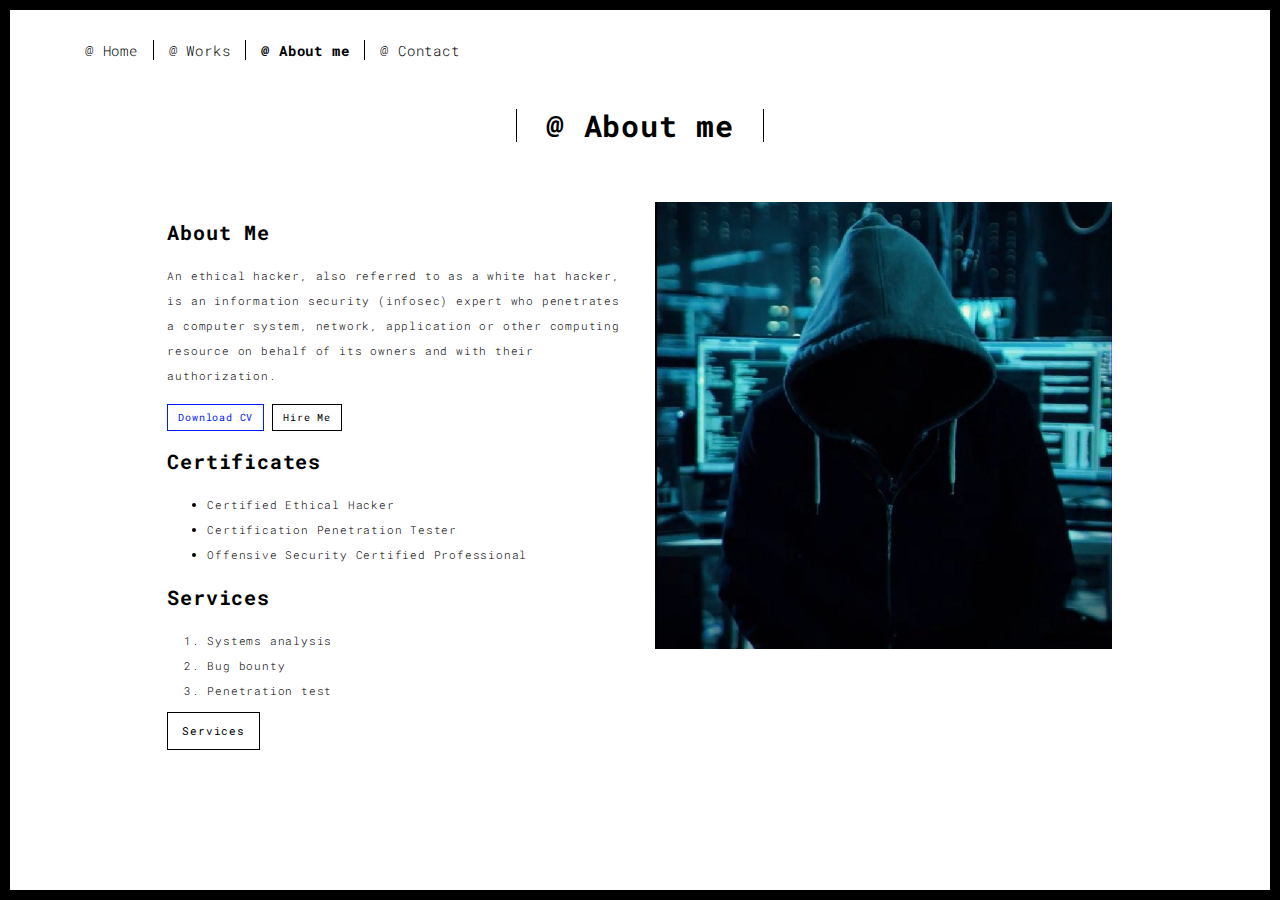
<file: about.html>
<!DOCTYPE html>
<html lang="en">

<head>
  <meta charset="UTF-8">
  <meta content="IE=edge" http-equiv="X-UA-Compatible">
  <meta content="width=device-width,initial-scale=1" name="viewport">
  <meta content="description" name="description">
  <meta name="google" content="notranslate" />
  <meta content="theterminalboy" name="author">

  <!-- Disable tap highlight on IE -->
  <meta name="msapplication-tap-highlight" content="no">
  
  <link rel="apple-touch-icon" sizes="180x180" href="./assets/apple-icon-180x180.png">
  <link href="./assets/favicon.ico" rel="icon">

  <title>@aboutme</title>  

<link href="./main.css" rel="stylesheet"></head>

<body class="">
<div id="site-border-left"></div>
<div id="site-border-right"></div>
<div id="site-border-top"></div>
<div id="site-border-bottom"></div>
 <!-- Add your content of header -->
<header>
  <nav class="navbar  navbar-fixed-top navbar-default">
    <div class="container">
        <button type="button" class="navbar-toggle collapsed" data-toggle="collapse" data-target="#navbar-collapse" aria-expanded="false">
          <span class="sr-only">Toggle navigation</span>
          <span class="icon-bar"></span>
          <span class="icon-bar"></span>
          <span class="icon-bar"></span>
        </button>

      <div class="collapse navbar-collapse" id="navbar-collapse">
        <ul class="nav navbar-nav ">
          <li><a href="./index.html" title="">@ Home</a></li>
          <li><a href="./works.html" title="">@ Works</a></li>
          <li><a href="./about.html" title="">@ About me</a></li>
          <li><a href="./contact.html" title="">@ Contact</a></li>
          
        </ul>


      </div>
    </div>
  </nav>
</header>

<div class="section-container">
    <div class="container">
      <div class="row">
        <div class="col-xs-12">
          <div class="section-container-spacer text-center">
            <h1 class="h2">@ About me</h1>
          </div>
          
          <div class="row">
            <div class="col-md-10 col-md-offset-1">
              <div class="row">
                <div class="col-xs-12 col-md-6">
                  <h3>About Me</h3>
                  <p>An ethical hacker, also referred to as a white hat hacker, is an information security (infosec) expert who penetrates a computer system, network, application or other computing resource on behalf of its owners and with their authorization.</p>
                  <p><a href="https://www.linkedin.com/in/ade-eka-putra-susanto-45230b276/ " class="btn btn-primary btn-sm">Download CV</a>
				  <a href="./contact.html" class="btn btn-default btn-sm">Hire Me</a></p>
				  
				  <h3>Certificates</h3>
                  <ul>
                <li>Certified Ethical Hacker</li>
                <li>Certification Penetration Tester</li>
                <li>Offensive Security Certified Professional</li>
                
              </ul>
                  
				  <h3>Services</h3>
                  <ol>
                <li>Systems analysis</li>
                <li>Bug bounty</li>
                <li>Penetration test</li>
              </ol>
				<p><a href="./works.html" class="btn btn-default">Services</a></p>  
                </div>
                <div class="col-xs-12 col-md-6">
                  <img src="./assets/images/pic.jpg" class="img-responsive" alt="">
                </div>
              </div>
            </div>
          </div>
          
          
       </div>
      </div>
    </div>
  </div>

<script>
  document.addEventListener("DOMContentLoaded", function (event) {
     navActivePage();
  });
</script>

<!-- Google Analytics: change UA-XXXXX-X to be your site's ID 

<script>
  (function (i, s, o, g, r, a, m) {
    i['GoogleAnalyticsObject'] = r; i[r] = i[r] || function () {
      (i[r].q = i[r].q || []).push(arguments)
    }, i[r].l = 1 * new Date(); a = s.createElement(o),
      m = s.getElementsByTagName(o)[0]; a.async = 1; a.src = g; m.parentNode.insertBefore(a, m)
  })(window, document, 'script', '//www.google-analytics.com/analytics.js', 'ga');
  ga('create', 'UA-XXXXX-X', 'auto');
  ga('send', 'pageview');
</script>

--> <script type="text/javascript" src="./main.js"></script></body>

</html>
</file>
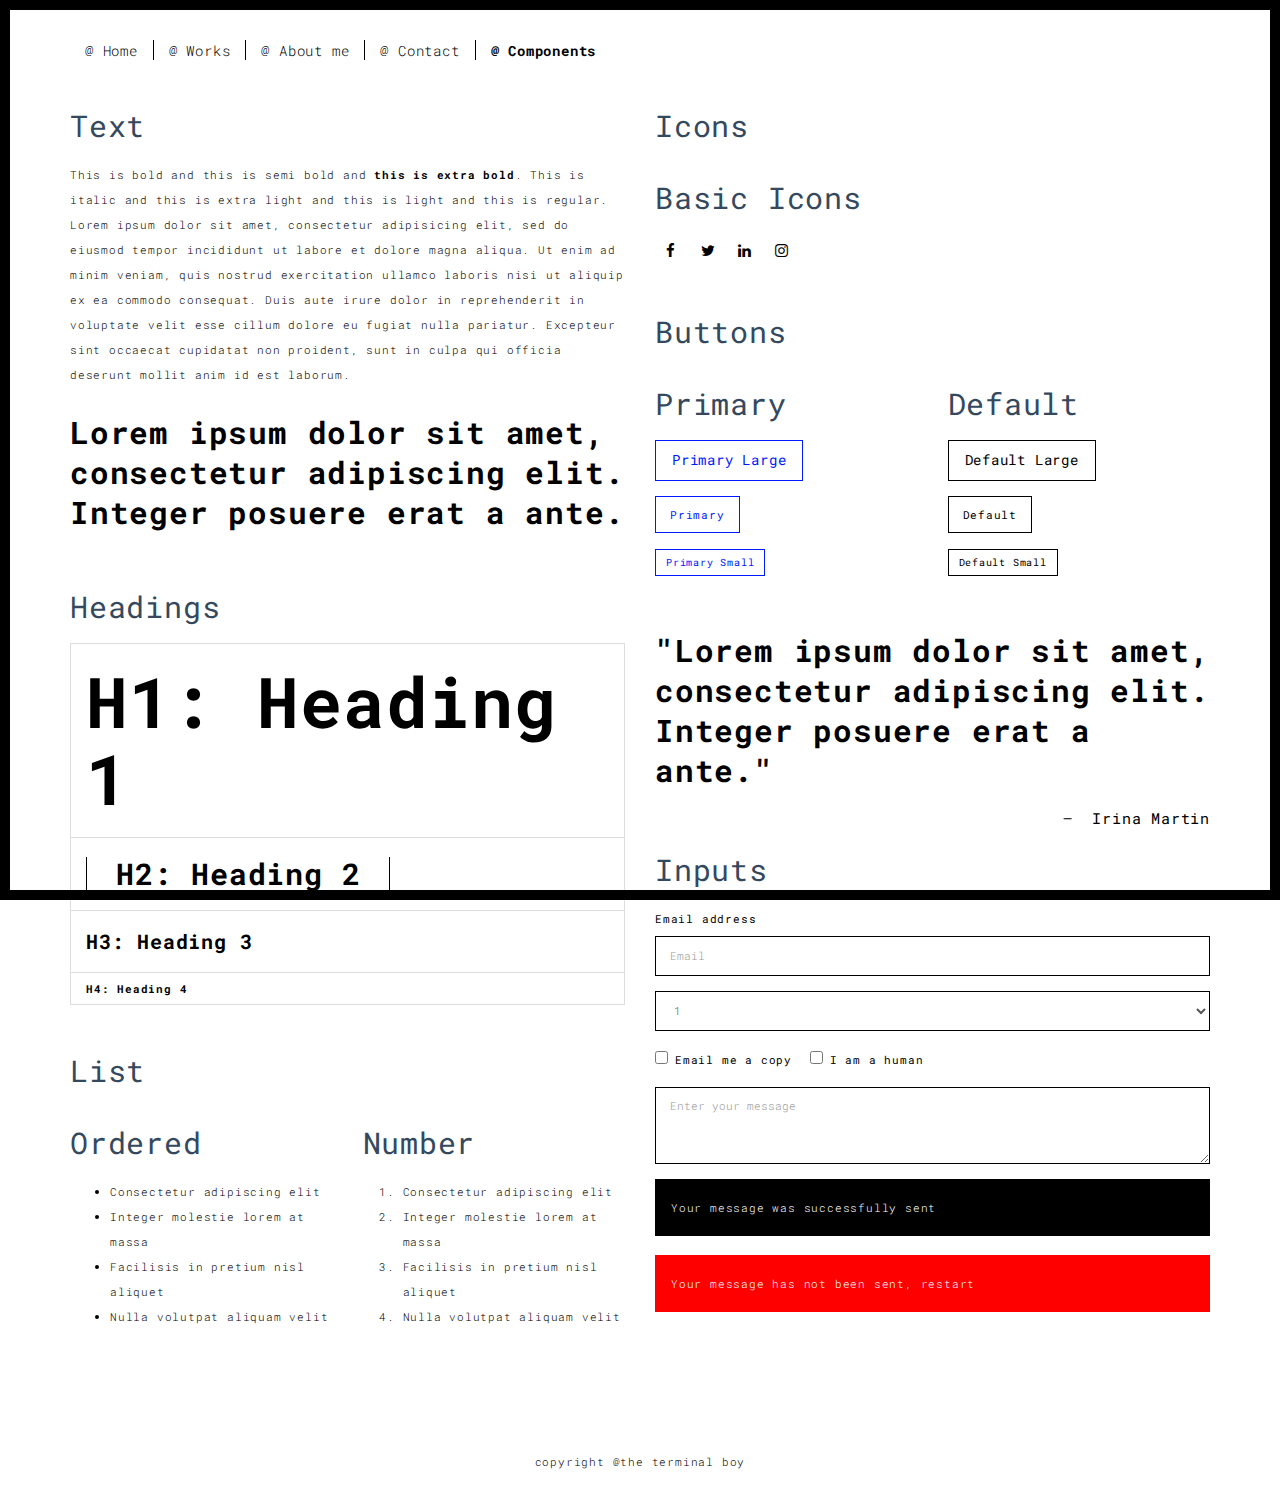
<file: components.html>
<!DOCTYPE html>
<html lang="en">

<head>
  <meta charset="UTF-8">
  <meta content="IE=edge" http-equiv="X-UA-Compatible">
  <meta content="width=device-width,initial-scale=1" name="viewport">
  <meta content="description" name="description">
  <meta name="google" content="notranslate" />
  <meta content="theterminaboy" name="author">

  <!-- Disable tap highlight on IE -->
  <meta name="msapplication-tap-highlight" content="no">
  
  <link rel="apple-touch-icon" sizes="180x180" href="./assets/apple-icon-180x180.png">
  <link href="./assets/favicon.ico" rel="icon">

  <title>Title page</title>  

<link href="./main.css" rel="stylesheet"></head>

<body class="">
<div id="site-border-left"></div>
<div id="site-border-right"></div>
<div id="site-border-top"></div>
<div id="site-border-bottom"></div>
 <!-- Add your content of header -->
<header>
  <nav class="navbar  navbar-fixed-top navbar-default">
    <div class="container">
        <button type="button" class="navbar-toggle collapsed" data-toggle="collapse" data-target="#navbar-collapse" aria-expanded="false">
          <span class="sr-only">Toggle navigation</span>
          <span class="icon-bar"></span>
          <span class="icon-bar"></span>
          <span class="icon-bar"></span>
        </button>

      <div class="collapse navbar-collapse" id="navbar-collapse">
        <ul class="nav navbar-nav ">
          <li><a href="./index.html" title="">@ Home</a></li>
          <li><a href="./works.html" title="">@ Works</a></li>
          <li><a href="./about.html" title="">@ About me</a></li>
          <li><a href="./contact.html" title="">@ Contact</a></li>
          <li><a href="./components.html" title="">@ Components</a></li>
        </ul>


      </div> 
    </div>
  </nav>
</header>

<div class="section-container">
  
<!-- Add your site or app content here -->
  <div class="container">
    <div class="row">
      <div class="col-xs-12 col-md-6">

        <div class="template-example">
          <h2 class="template-title-example">Text</h2>
          <p>This is bold and this is semi bold and <b>this is extra bold</b>. This is italic and this is extra light and this is light
          and this is regular. Lorem ipsum dolor sit amet, consectetur adipisicing elit, sed do eiusmod
          tempor incididunt ut labore et dolore magna aliqua. Ut enim ad minim veniam,
          quis nostrud exercitation ullamco laboris nisi ut aliquip ex ea commodo
          consequat. Duis aute irure dolor in reprehenderit in voluptate velit esse
          cillum dolore eu fugiat nulla pariatur. Excepteur sint occaecat cupidatat non
          proident, sunt in culpa qui officia deserunt mollit anim id est laborum.

          <blockquote>
            <p>Lorem ipsum dolor sit amet, consectetur adipiscing elit. Integer posuere erat a ante.</p>
          </blockquote>
          
          </p>
        </div>

        <div class="template-example">
          <h2 class="template-title-example">Headings</h2>
          
          <table class="table table-bordered">
            <tr><td><h1>H1: Heading 1</h1></td></tr>
            <tr><td><h2>H2: Heading 2</h2></td></tr>
            <tr><td><h3>H3: Heading 3</h3></td></tr>
            <tr><td><h4>H4: Heading 4</h4></td></tr>
          </table>
          
        </div>

        
        <div class="template-example">
          <h2 class="template-title-example">List</h2>
          <div class="row">
            <div class="col-md-6">
              <h3 class="template-title-example">Ordered</h3>
              <ul>
                <li>Consectetur adipiscing elit</li>
                <li>Integer molestie lorem at massa</li>
                <li>Facilisis in pretium nisl aliquet</li>
                <li>Nulla volutpat aliquam velit</li>
              </ul>
            </div>
            <div class="col-md-6">
              <h3 class="template-title-example">Number</h3>
              <ol>
                <li>Consectetur adipiscing elit</li>
                <li>Integer molestie lorem at massa</li>
                <li>Facilisis in pretium nisl aliquet</li>
                <li>Nulla volutpat aliquam velit</li>
              </ol>
            </div>
          </div>
        </div>
        
      </div>

      <div class="col-xs-12 col-md-6">
        <div class="template-example">
          <h2 class="template-title-example">Icons</h2>
          
          <div class="row">
            
            <div class="col-md-6">
               <h3 class="template-title-example">Basic Icons</h2>
                <ul class="list-icons">
                  <li>
                    <span class="fa-icon">
                      <i class="fa fa-facebook"></i>
                    </span>
                  </li>
                  <li>
                    <span class="fa-icon">
                      <i class="fa fa-twitter"></i>
                    </span>
                  </li>
                  <li>
                    <span class="fa-icon">
                      <i class="fa fa-linkedin"></i>
                    </span>
                  </li>
                  <li>
                    <span class="fa-icon">
                      <i class="fa fa-instagram"></i>
                    </span>
                  </li>
                </ul>
            </div>

          </div>


          


        </div>

        <div class="template-example">
          <h2 class="template-title-example">Buttons</h2>
          <div class="row">
            <div class="col-md-6">
              <h3 class="template-title-example">Primary</h2>
              <div class="row">
                  <div class="col-md-6">
                  <p><a href="" class="btn btn-primary btn-lg">Primary Large</a></p>
                  <p><a href="" class="btn btn-primary">Primary </a></p>
                  <p><a href="" class="btn btn-primary btn-sm">Primary Small</a></p>
                </div>
              </div>

              
            </div>


            <div class="col-md-6">
              <h3 class="template-title-example">Default</h2>
              <div class="row">
                  <div class="col-md-6">
                  <p><a href="" class="btn btn-default btn-lg">Default Large</a></p>
                  <p><a href="" class="btn btn-default">Default </a></p>
                  <p><a href="" class="btn btn-default btn-sm">Default Small</a></p>
                </div>
              </div>

            </div>
          </div>
        </div>
        
		<blockquote>
            <p>"Lorem ipsum dolor sit amet, consectetur adipiscing elit. Integer posuere erat a ante."</p>
            <small class="pull-right">Irina Martin</small>
          </blockquote>
		  
        <div class="template-example">
          <h2 class="template-title-example">Inputs</h2>

            <div class="form-group">
              <label for="exampleInputEmail1">Email address</label>
              <input type="email" class="form-control" id="exampleInputEmail1" placeholder="Email">
            </div>

            <div class="form-group">
              <select class="form-control">
                <option>1</option>
                <option>2</option>
                <option>3</option>
                <option>4</option>
                <option>5</option>
              </select>
            </div>

            <div class="form-group">
              <label class="checkbox-inline">
                <input 
                type="checkbox" id="inlineCheckbox1" value="option1"> Email me a copy
              </label>
              <label class="checkbox-inline">
                <input type="checkbox" id="inlineCheckbox2" value="option2"> I am a human
              </label>
            </div>

            <div class="form-group">
              <textarea class="form-control" rows="3" placeholder="Enter your message"></textarea>
            </div>
            
            <div class="alert alert-success" role="alert">Your message was successfully sent</div>
            <div class="alert alert-danger" role="alert">Your message has not been sent, restart</div>
        </div>




      </div>
    </div>
  </div>
</div>

<footer class="footer-container text-center">
  <div class="container">
    <div class="row">
      <div class="col-xs-12">
        <p>copyright @the terminal boy</p>
      </div>
    </div>
  </div>
</footer>

<script>
  document.addEventListener("DOMContentLoaded", function (event) {
     navActivePage();
  });
</script>

<!-- Google Analytics: change UA-XXXXX-X to be your site's ID 

<script>
  (function (i, s, o, g, r, a, m) {
    i['GoogleAnalyticsObject'] = r; i[r] = i[r] || function () {
      (i[r].q = i[r].q || []).push(arguments)
    }, i[r].l = 1 * new Date(); a = s.createElement(o),
      m = s.getElementsByTagName(o)[0]; a.async = 1; a.src = g; m.parentNode.insertBefore(a, m)
  })(window, document, 'script', '//www.google-analytics.com/analytics.js', 'ga');
  ga('create', 'UA-XXXXX-X', 'auto');
  ga('send', 'pageview');
</script>

--> <script type="text/javascript" src="./main.js"></script></body>

</html>
</file>
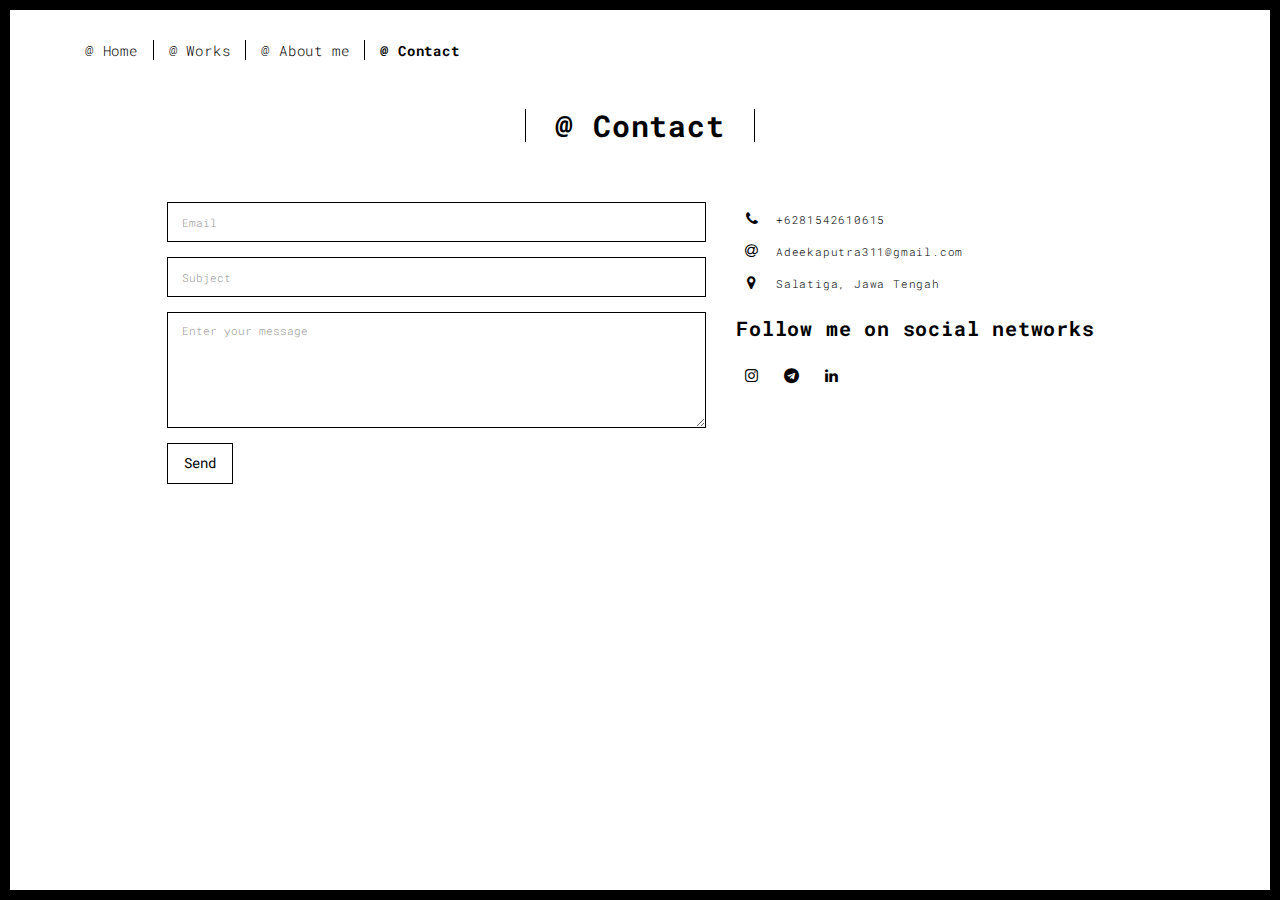
<file: contact.html>
<!DOCTYPE html>
<html lang="en">

<head>
  <meta charset="UTF-8">
  <meta content="IE=edge" http-equiv="X-UA-Compatible">
  <meta content="width=device-width,initial-scale=1" name="viewport">
  <meta content="description" name="description">
  <meta name="google" content="notranslate" />
  <meta content="The Terminal Boy" name="author">

  <!-- Disable tap highlight on IE -->
  <meta name="msapplication-tap-highlight" content="no">
  
  <link rel="apple-touch-icon" sizes="180x180" href="./assets/apple-icon-180x180.png">
  <link href="./assets/favicon.ico" rel="icon">

  <title>Contact Me</title>  

<link href="./main.css" rel="stylesheet"></head>

<body class="">
<div id="site-border-left"></div>
<div id="site-border-right"></div>
<div id="site-border-top"></div>
<div id="site-border-bottom"></div>
 <!-- Add your content of header -->
<header>
  <nav class="navbar  navbar-fixed-top navbar-default">
    <div class="container">
        <button type="button" class="navbar-toggle collapsed" data-toggle="collapse" data-target="#navbar-collapse" aria-expanded="false">
          <span class="sr-only">Toggle navigation</span>
          <span class="icon-bar"></span>
          <span class="icon-bar"></span>
          <span class="icon-bar"></span>
        </button>

      <div class="collapse navbar-collapse" id="navbar-collapse">
        <ul class="nav navbar-nav ">
          <li><a href="./index.html" title="">@ Home</a></li>
          <li><a href="./works.html" title="">@ Works</a></li>
          <li><a href="./about.html" title="">@ About me</a></li>
          <li><a href="./contact.html" title="">@ Contact</a></li>
          
        </ul>


      </div> 
    </div>
  </nav>
</header>

<div class="section-container">
    <div class="container">
      <div class="row">
        <div class="col-xs-12">
          <div class="section-container-spacer text-center">
            <h1 class="h2">@ Contact</h1>
          </div>
          
          <div class="row">
            <div class="col-md-10 col-md-offset-1">
               <form action="" class="reveal-content">
                  <div class="row">
                    <div class="col-md-7">
                      <div class="form-group">
                        <input type="email" class="form-control" id="Adeekaputra311@gmail.com" placeholder="Email">
                      </div>
                      <div class="form-group">
                        <input type="text" class="form-control" id="subject" placeholder="Subject">
                      </div>
                      <div class="form-group">
                        <textarea class="form-control" rows="5" placeholder="Enter your message"></textarea>
                      </div>
                      <button type="submit" class="btn btn-default btn-lg">Send</button>
                    </div>
                    <div class="col-md-5 address-container">
                      <ul class="list-unstyled">
                        <li>
                          <span class="fa-icon">
                            <i class="fa fa-phone" aria-hidden="true"></i>
                          </span>
                         +6281542610615
                        </li>
                        <li>
                          <span class="fa-icon">
                            <i class="fa fa-at" aria-hidden="true"></i>
                          </span>
                          Adeekaputra311@gmail.com
                        </li>
                        <li>
                          <span class="fa-icon">
                            <i class="fa fa fa-map-marker" aria-hidden="true"></i>
                          </span>
                          Salatiga, Jawa Tengah                        </li>
                      </ul>
                      <h3>Follow me on social networks</h3>
                      <a href="https://www.instagram.com/adegicbal/ " title="" class="fa-icon">
                        <i class="fa fa-instagram"></i>
                      </a>
                      <a href="https://t.me/Adegicbal" title="" class="fa-icon">
                        <i class="fa fa-telegram"></i>
                      </a>
                      <a href="http://www.linkedin.com/in/ade-eka-putra-susanto-45230b276/" title="" class="fa-icon">
                        <i class="fa fa-linkedin"></i>
                      </a>

                    </div>
                  </div>
                </form>
            </div>

          </div>
         
       </div>
      </div>
    </div>
  </div>




<script>
  document.addEventListener("DOMContentLoaded", function (event) {
     navActivePage();
  });
</script>

<!-- Google Analytics: change UA-XXXXX-X to be your site's ID 

<script>
  (function (i, s, o, g, r, a, m) {
    i['GoogleAnalyticsObject'] = r; i[r] = i[r] || function () {
      (i[r].q = i[r].q || []).push(arguments)
    }, i[r].l = 1 * new Date(); a = s.createElement(o),
      m = s.getElementsByTagName(o)[0]; a.async = 1; a.src = g; m.parentNode.insertBefore(a, m)
  })(window, document, 'script', '//www.google-analytics.com/analytics.js', 'ga');
  ga('create', 'UA-XXXXX-X', 'auto');
  ga('send', 'pageview');
</script>

--> <script type="text/javascript" src="./main.js"></script></body>

</html>
</file>
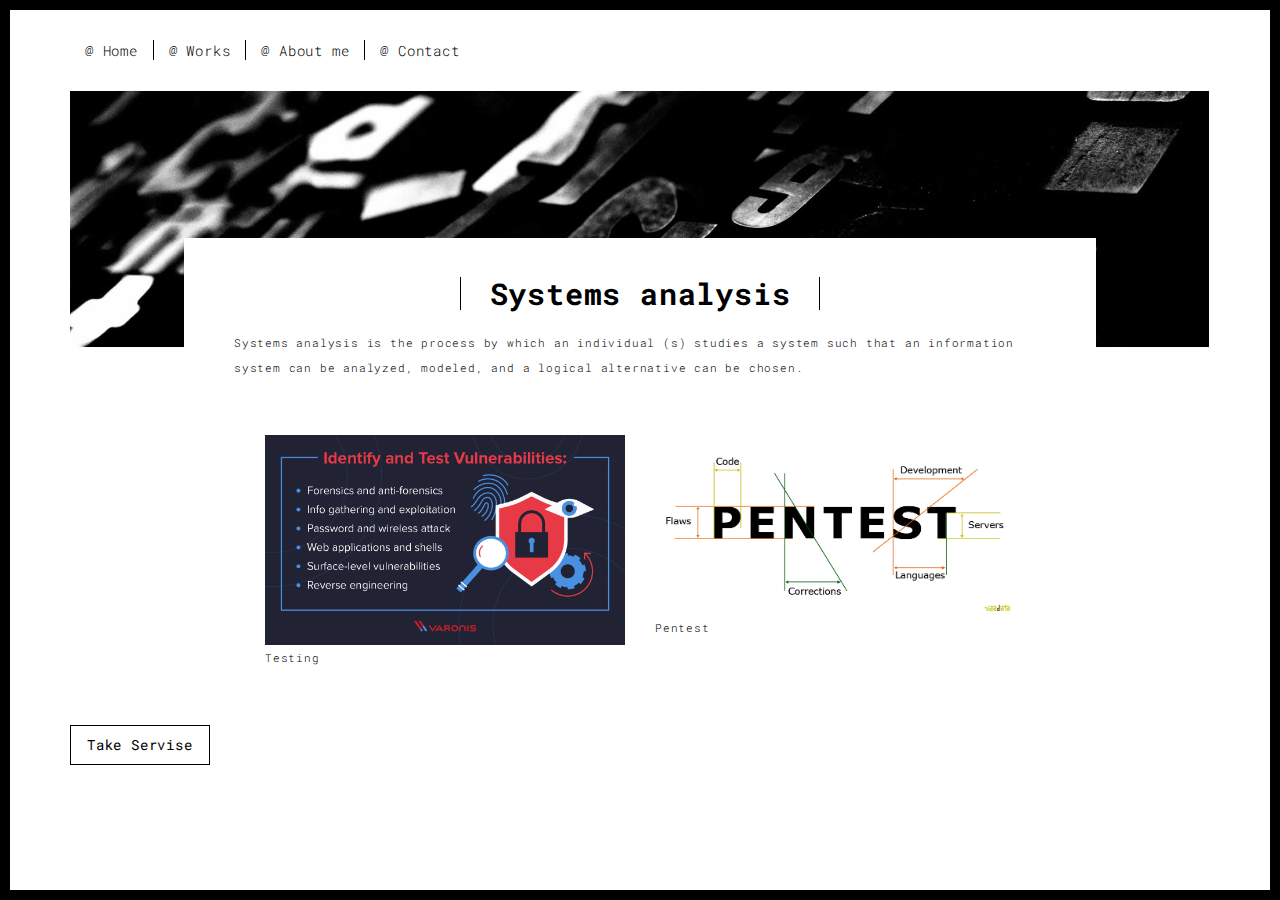
<file: work.html>
<!DOCTYPE html>
<html lang="en">

<head>
  <meta charset="UTF-8">
  <meta content="IE=edge" http-equiv="X-UA-Compatible">
  <meta content="width=device-width,initial-scale=1" name="viewport">
  <meta content="description" name="description">
  <meta name="google" content="notranslate" />
  <meta content="The Terminal Boy" name="author">

  <!-- Disable tap highlight on IE -->
  <meta name="msapplication-tap-highlight" content="no">
  
  <link rel="apple-touch-icon" sizes="180x180" href="./assets/apple-icon-180x180.png">
  <link href="./assets/favicon.ico" rel="icon">

  <title>services@systemanalysis</title>  

<link href="./main.css" rel="stylesheet"></head>

<body class="">
<div id="site-border-left"></div>
<div id="site-border-right"></div>
<div id="site-border-top"></div>
<div id="site-border-bottom"></div>
<!-- Add your content of header -->
<header>
  <nav class="navbar  navbar-fixed-top navbar-default">
    <div class="container">
        <button type="button" class="navbar-toggle collapsed" data-toggle="collapse" data-target="#navbar-collapse" aria-expanded="false">
          <span class="sr-only">Toggle navigation</span>
          <span class="icon-bar"></span>
          <span class="icon-bar"></span>
          <span class="icon-bar"></span>
        </button>

      <div class="collapse navbar-collapse" id="navbar-collapse">
        <ul class="nav navbar-nav ">
          <li><a href="./index.html" title="">@ Home</a></li>
          <li><a href="./works.html" title="">@ Works</a></li>
          <li><a href="./about.html" title="">@ About me</a></li>
          <li><a href="./contact.html" title="">@ Contact</a></li>
          
        </ul>


      </div>
    </div>
  </nav>
</header>
<div class="section-container">
  <div class="container">
    <div class="row">
      <div class="col-xs-12">
        <img src="./assets/images/work001-01.jpg" class="img-responsive" alt="">
        <div class="card-container">
          <div class="text-center">
            <h1 class="h2">Systems analysis</h1>
          </div>
          <p>Systems analysis is the process by which an individual (s) studies a system such that an information system can be analyzed, modeled, and a logical alternative can be chosen.</p>
</div>
      </div>

      
      
      <div class="col-md-8 col-md-offset-2 section-container-spacer">
        <div class="row">
          <div class="col-xs-12 col-md-6">
            <img src="./assets/images/work001-02.jpg" class="img-responsive" alt="">
            <p>Testing</p>
          </div>
          <div class="col-xs-12 col-md-6">
            <img src="./assets/images/work001-03.jpg" class="img-responsive" alt="">
            <p>Pentest</p>
          </div>
        </div>
      </div>

      <div class="col-xs-12">
        <p><a href="./contact'.html" class="btn btn-default btn-lg">Take Servise</a></p>
      </div>

    </div>
  </div>
</div>


<script>
  document.addEventListener("DOMContentLoaded", function (event) {
     navActivePage();
  });
</script>

<!-- Google Analytics: change UA-XXXXX-X to be your site's ID 

<script>
  (function (i, s, o, g, r, a, m) {
    i['GoogleAnalyticsObject'] = r; i[r] = i[r] || function () {
      (i[r].q = i[r].q || []).push(arguments)
    }, i[r].l = 1 * new Date(); a = s.createElement(o),
      m = s.getElementsByTagName(o)[0]; a.async = 1; a.src = g; m.parentNode.insertBefore(a, m)
  })(window, document, 'script', '//www.google-analytics.com/analytics.js', 'ga');
  ga('create', 'UA-XXXXX-X', 'auto');
  ga('send', 'pageview');
</script>

--> <script type="text/javascript" src="./main.js"></script></body>

</html>
</file>
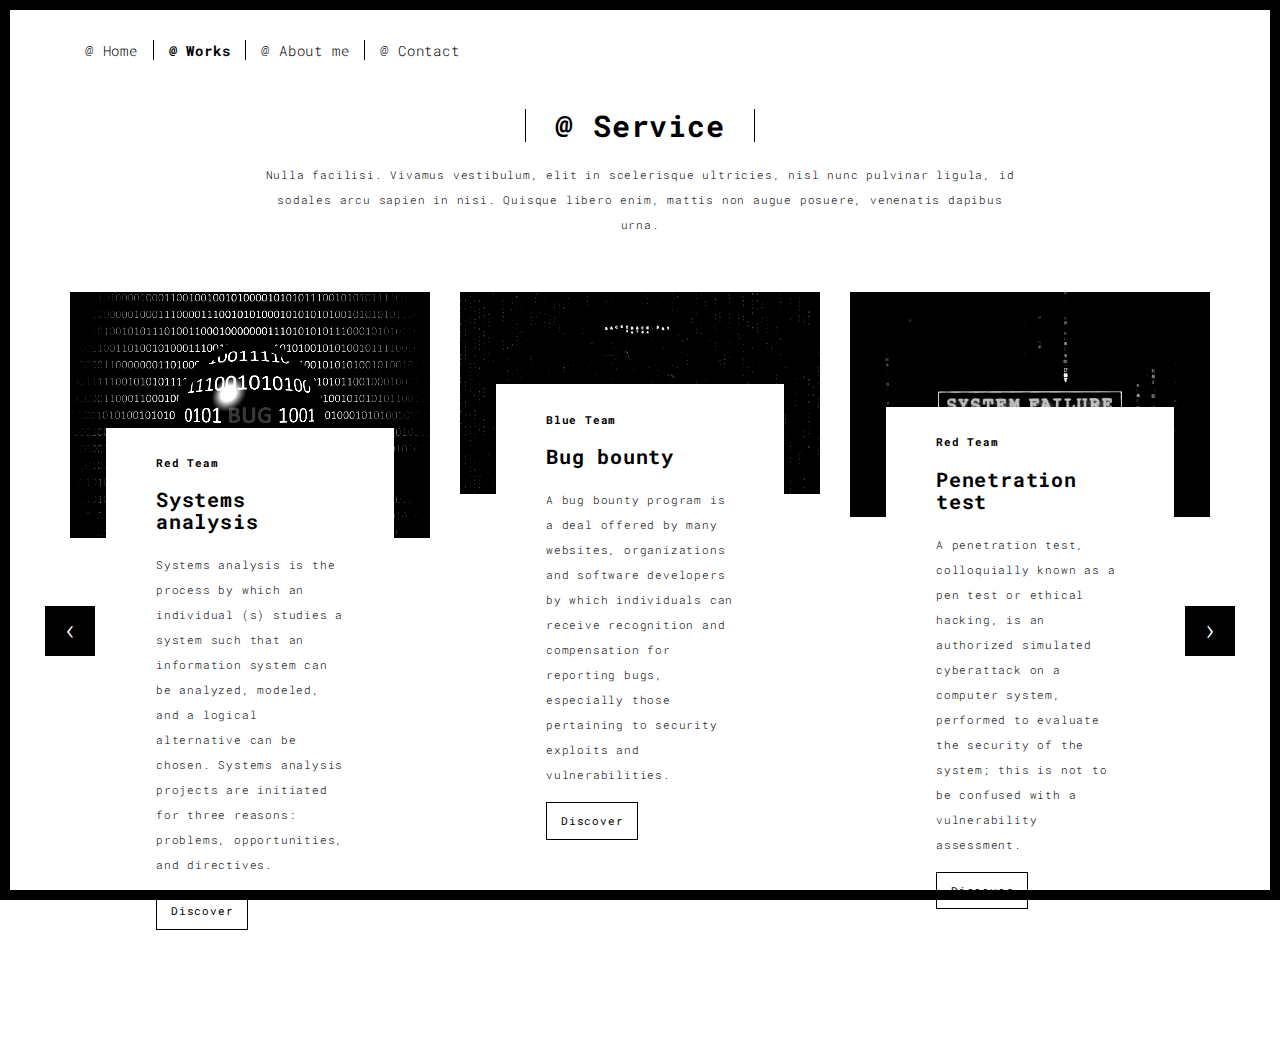
<file: works.html>
<!DOCTYPE html>
<html lang="en">

<head>
  <meta charset="UTF-8">
  <meta content="IE=edge" http-equiv="X-UA-Compatible">
  <meta content="width=device-width,initial-scale=1" name="viewport">
  <meta content="description" name="description">
  <meta name="google" content="notranslate" />
  <meta content="The Terminal Boy" name="author">

  <!-- Disable tap highlight on IE -->
  <meta name="msapplication-tap-highlight" content="no">
  
  <link rel="apple-touch-icon" sizes="180x180" href="./assets/apple-icon-180x180.png">
  <link href="./assets/favicon.ico" rel="icon">

  <title>@works</title>  

<link href="./main.css" rel="stylesheet"></head>

<body class="">
<div id="site-border-left"></div>
<div id="site-border-right"></div>
<div id="site-border-top"></div>
<div id="site-border-bottom"></div>
 <!-- Add your content of header -->
<header>
  <nav class="navbar  navbar-fixed-top navbar-default">
    <div class="container">
        <button type="button" class="navbar-toggle collapsed" data-toggle="collapse" data-target="#navbar-collapse" aria-expanded="false">
          <span class="sr-only">Toggle navigation</span>
          <span class="icon-bar"></span>
          <span class="icon-bar"></span>
          <span class="icon-bar"></span>
        </button>

      <div class="collapse navbar-collapse" id="navbar-collapse">
        <ul class="nav navbar-nav ">
          <li><a href="./index.html" title="">@ Home</a></li>
          <li><a href="./works.html" title="">@ Works</a></li>
          <li><a href="./about.html" title="">@ About me</a></li>
          <li><a href="./contact.html" title="">@ Contact</a></li>
          
        </ul>


      </div> 
    </div>
  </nav>
</header>

<div class="section-container">
  <div class="container">
    <div class="row">
      
      <div class="col-sm-8 col-sm-offset-2 section-container-spacer">
        <div class="text-center">
          <h1 class="h2">@ Service</h1>
          <p>Nulla facilisi. Vivamus vestibulum, elit in scelerisque ultricies, nisl nunc pulvinar ligula, id sodales arcu sapien in nisi. Quisque libero enim, mattis non augue posuere, venenatis dapibus urna.</p>
        </div>
      </div>

      <div class="col-md-12">
     
      <div id="myCarousel" class="carousel slide projects-carousel">
        <!-- Carousel items -->
        <div class="carousel-inner">
            <div class="item active">
                <div class="row">
                    <div class="col-sm-4">

                      <a href="./work.html" title="" class="black-image-project-hover">
                        <img src="./assets/images/work01-hover.jpg" alt="" class="img-responsive">
                      </a>
                      <div class="card-container card-container-lg">
                        <h4>Red Team</h4>
                        <h3>Systems analysis</h3>
                        <p>Systems analysis is the process by which an individual (s) studies a system such that an information system can be analyzed, modeled, and a logical alternative can be chosen. Systems analysis projects are initiated for three reasons: problems, opportunities, and directives.</p>
                        <a href="./work.html" title="" class="btn btn-default">Discover</a>
                      </div>
                    </div>
                    <div class="col-sm-4">
                      <a href="./work.html" title="" class="black-image-project-hover">
                        <img src="./assets/images/work02-hover.jpg" alt="" class="img-responsive">
                      </a>
                      <div class="card-container card-container-lg">
                        <h4>Blue Team</h4>
                        <h3>Bug bounty</h3>
                        <p>A bug bounty program is a deal offered by many websites, organizations and software developers by which individuals can receive recognition and compensation for reporting bugs, especially those pertaining to security exploits and vulnerabilities.</p>
                        <a href="./work.html" title="" class="btn btn-default">Discover</a>
                      </div>
                    </div>
                    <div class="col-sm-4">
                      <a href="./work.html" title="" class="black-image-project-hover">
                        <img src="./assets/images/work03-hover.jpg" alt="" class="img-responsive">
                      </a>
                      <div class="card-container card-container-lg">
                        <h4>Red Team</h4>
                        <h3>Penetration test</h3>
                        <p>A penetration test, colloquially known as a pen test or ethical hacking, is an authorized simulated cyberattack on a computer system, performed to evaluate the security of the system; this is not to be confused with a vulnerability assessment.</p>
                        <a href="./work.html" title="" class="btn btn-default">Discover</a>
                      </div>
                    </div>
                    
                </div>
                <!--/row-->
            </div>
            <!--/item-->
            <div class="item">
                <div class="row">
                  <div class="col-sm-4">
                    <a href="./work.html" class="black-image-project-hover">
                      <img src="./assets/images/work02-hover.jpg" alt="Image" class="img-responsive">
                    </a>
                    <div class="card-container card-container-lg">
                        <h4>Red Team</h4>
                        <h3>Systems analysis</h3>
                        <p>Systems analysis is the process by which an individual (s) studies a system such that an information system can be analyzed, modeled, and a logical alternative can be chosen. Systems analysis projects are initiated for three reasons: problems, opportunities, and directives.</p>
                        <a href="./work.html" title="" class="btn btn-default">Discover</a>
                      </div>
                  </div>
                   <div class="col-sm-4">
                      <a href="./work.html" class="black-image-project-hover">
                        <img src="./assets/images/work01-hover.jpg" alt="Image" class="img-responsive">
                      </a>
                      <div class="card-container card-container-lg">
                        <h4>Blue Team</h4>
                        <h3>Bug bounty</h3>
                        <p>A bug bounty program is a deal offered by many websites, organizations and software developers by which individuals can receive recognition and compensation for reporting bugs, especially those pertaining to security exploits and vulnerabilities.</p>
                        <a href="./work.html" title="" class="btn btn-default">Discover</a>
                      </div>
                    </div>
                    
                    <div class="col-sm-4">
                      <a href="./work.html" class="black-image-project-hover">
                        <img src="./assets/images/work03-hover.jpg" alt="Image" class="img-responsive">
                      </a>
                      <div class="card-container card-container-lg">
                        <h4>Red Team</h4>
                        <h3>Penetration test</h3>
                        <p>A penetration test, colloquially known as a pen test or ethical hacking, is an authorized simulated cyberattack on a computer system, performed to evaluate the security of the system; this is not to be confused with a vulnerability assessment.</p>
                        <a href="./work.html" title="" class="btn btn-default">Discover</a>
                      </div>
                    </div>
                    
                </div>
                <!--/row-->
            </div>
            
            <!--/item-->
        </div>
        <!--/carousel-inner--> 
        <a class="left carousel-control" href="#myCarousel" data-slide="prev">‹</a>

        <a class="right carousel-control" href="#myCarousel" data-slide="next">›</a>
     </div>



    <!--/myCarousel-->
    </div>



    </div>
  </div>
</div>

<script>
  document.addEventListener("DOMContentLoaded", function (event) {
     navActivePage();
  });
</script>

<!-- Google Analytics: change UA-XXXXX-X to be your site's ID 

<script>
  (function (i, s, o, g, r, a, m) {
    i['GoogleAnalyticsObject'] = r; i[r] = i[r] || function () {
      (i[r].q = i[r].q || []).push(arguments)
    }, i[r].l = 1 * new Date(); a = s.createElement(o),
      m = s.getElementsByTagName(o)[0]; a.async = 1; a.src = g; m.parentNode.insertBefore(a, m)
  })(window, document, 'script', '//www.google-analytics.com/analytics.js', 'ga');
  ga('create', 'UA-XXXXX-X', 'auto');
  ga('send', 'pageview');
</script>

--> <script type="text/javascript" src="./main.js"></script></body>

</html>
</file>
<file: main.css>
@import url(https://fonts.googleapis.com/css?family=Roboto:900|Roboto+Mono:300,400,700);@import url(https://maxcdn.bootstrapcdn.com/font-awesome/4.7.0/css/font-awesome.min.css);/*!
 * Bootstrap v3.3.7 (http://getbootstrap.com)
 * Copyright 2011-2016 Twitter, Inc.
 * Licensed under MIT (https://github.com/twbs/bootstrap/blob/master/LICENSE)
 */
/*! normalize.css v3.0.3 | MIT License | github.com/necolas/normalize.css */html{font-family:sans-serif;-ms-text-size-adjust:100%;-webkit-text-size-adjust:100%}body{margin:0}article,aside,details,figcaption,figure,footer,header,hgroup,main,menu,nav,section,summary{display:block}audio,canvas,progress,video{display:inline-block;vertical-align:baseline}audio:not([controls]){display:none;height:0}[hidden],template{display:none}a{background-color:transparent}a:active,a:hover{outline:0}abbr[title]{border-bottom:1px dotted}b,strong{font-weight:700}dfn{font-style:italic}h1{font-size:2em;margin:.67em 0}mark{background:#ff0;color:#000}small{font-size:80%}sub,sup{font-size:75%;line-height:0;position:relative;vertical-align:baseline}sup{top:-.5em}sub{bottom:-.25em}img{border:0}svg:not(:root){overflow:hidden}figure{margin:1em 40px}hr{box-sizing:content-box;height:0}pre{overflow:auto}code,kbd,pre,samp{font-family:monospace,monospace;font-size:1em}button,input,optgroup,select,textarea{color:inherit;font:inherit;margin:0}button{overflow:visible}button,select{text-transform:none}button,html input[type=button],input[type=reset],input[type=submit]{-webkit-appearance:button;cursor:pointer}button[disabled],html input[disabled]{cursor:default}button::-moz-focus-inner,input::-moz-focus-inner{border:0;padding:0}input{line-height:normal}input[type=checkbox],input[type=radio]{box-sizing:border-box;padding:0}input[type=number]::-webkit-inner-spin-button,input[type=number]::-webkit-outer-spin-button{height:auto}input[type=search]{-webkit-appearance:textfield;box-sizing:content-box}input[type=search]::-webkit-search-cancel-button,input[type=search]::-webkit-search-decoration{-webkit-appearance:none}fieldset{border:1px solid silver;margin:0 2px;padding:.35em .625em .75em}textarea{overflow:auto}optgroup{font-weight:700}table{border-collapse:collapse;border-spacing:0}td,th{padding:0}

/*! Source: https://github.com/h5bp/html5-boilerplate/blob/master/src/css/main.css */
@media print{*,:after,:before{background:transparent!important;color:#000!important;
box-shadow:none!important;text-shadow:none!important}a,a:visited{text-decoration:underline}a[href]:after{content:" (" attr(href) ")"}abbr[title]:after{content:" (" attr(title) ")"}a[href^="#"]:after,a[href^="javascript:"]:after{content:""}blockquote,pre{border:1px solid #999;page-break-inside:avoid}thead{display:table-header-group}img,tr{page-break-inside:avoid}img{max-width:100%!important}h2,h3,p{orphans:3;widows:3}h2,h3{page-break-after:avoid}.navbar{display:none}.btn>.caret,.dropup>.btn>.caret{border-top-color:#000!important}.label{border:1px solid #000}.table{border-collapse:collapse!important}.table td,.table th{background-color:#fff!important}.table-bordered td,.table-bordered th{border:1px solid #ddd!important}}*,:after,:before{-webkit-box-sizing:border-box;-moz-box-sizing:border-box;box-sizing:border-box}html{font-size:10px;-webkit-tap-highlight-color:transparent}body{font-family:Roboto Mono,Helvetica,Arial,sans-serif;font-size:11px;line-height:1.78;color:#000;background-color:#fff}button,input,select,textarea{font-family:inherit;font-size:inherit;line-height:inherit}a{color:#001aff;text-decoration:none}a:focus,a:hover{color:#0012b3;text-decoration:underline}a:focus{outline:5px auto -webkit-focus-ring-color;outline-offset:-2px}figure{margin:0}img{vertical-align:middle}.img-responsive{display:block;max-width:100%;height:auto}.img-rounded{border-radius:0}.img-thumbnail{padding:4px;line-height:1.78;background-color:#fff;border:1px solid #ddd;border-radius:0;-webkit-transition:all .2s ease-in-out;-o-transition:all .2s ease-in-out;transition:all .2s ease-in-out;display:inline-block;max-width:100%;height:auto}.img-circle{border-radius:50%}hr{margin-top:19px;margin-bottom:19px;border:0;border-top:1px solid #eee}.sr-only{position:absolute;width:1px;height:1px;margin:-1px;padding:0;overflow:hidden;clip:rect(0,0,0,0);border:0}.sr-only-focusable:active,.sr-only-focusable:focus{position:static;width:auto;height:auto;margin:0;overflow:visible;clip:auto}[role=button]{cursor:pointer}.h1,.h2,.h3,.h4,.h5,.h6,h1,h2,h3,h4,h5,h6{font-family:Roboto Mono,Helvetica,Arial,sans-serif;font-weight:700;line-height:1.1;color:#000}.h1 .small,.h1 small,.h2 .small,.h2 small,.h3 .small,.h3 small,.h4 .small,.h4 small,.h5 .small,.h5 small,.h6 .small,.h6 small,h1 .small,h1 small,h2 .small,h2 small,h3 .small,h3 small,h4 .small,h4 small,h5 .small,h5 small,h6 .small,h6 small{font-weight:400;line-height:1;color:#777}.h1,.h2,.h3,h1,h2,h3{margin-top:19px;margin-bottom:9.5px}.h1 .small,.h1 small,.h2 .small,.h2 small,.h3 .small,.h3 small,h1 .small,h1 small,h2 .small,h2 small,h3 .small,h3 small{font-size:65%}.h4,.h5,.h6,h4,h5,h6{margin-top:9.5px;margin-bottom:9.5px}.h4 .small,.h4 small,.h5 .small,.h5 small,.h6 .small,.h6 small,h4 .small,h4 small,h5 .small,h5 small,h6 .small,h6 small{font-size:75%}.h1,h1{font-size:70px}.h2,h2{font-size:30px}.h3,h3{font-size:20px}.h4,.h5,h4,h5{font-size:11px}.h6,h6{font-size:10px}p{margin:0 0 9.5px}.lead{margin-bottom:19px;font-size:12px;font-weight:300;line-height:1.4}@media (min-width:768px){.lead{font-size:16.5px}}.small,small{font-size:90%}.mark,mark{background-color:#fcf8e3;padding:.2em}.text-left{text-align:left}.text-right{text-align:right}.text-center{text-align:center}.text-justify{text-align:justify}.text-nowrap{white-space:nowrap}.text-lowercase{text-transform:lowercase}.initialism,.text-uppercase{text-transform:uppercase}.text-capitalize{text-transform:capitalize}.text-muted{color:#777}.text-primary{color:#001aff}a.text-primary:focus,a.text-primary:hover{color:#0015cc}.text-success{color:#fff}a.text-success:focus,a.text-success:hover{color:#e6e6e6}.text-info{color:#31708f}a.text-info:focus,a.text-info:hover{color:#245269}.text-warning{color:#8a6d3b}a.text-warning:focus,a.text-warning:hover{color:#66512c}.text-danger{color:#fff}a.text-danger:focus,a.text-danger:hover{color:#e6e6e6}.bg-primary{color:#fff;background-color:#001aff}a.bg-primary:focus,a.bg-primary:hover{background-color:#0015cc}.bg-success,a.bg-success:focus,a.bg-success:hover{background-color:#000}.bg-info{background-color:#d9edf7}a.bg-info:focus,a.bg-info:hover{background-color:#afd9ee}.bg-warning{background-color:#fcf8e3}a.bg-warning:focus,a.bg-warning:hover{background-color:#f7ecb5}.bg-danger{background-color:red}a.bg-danger:focus,a.bg-danger:hover{background-color:#c00}.page-header{padding-bottom:8.5px;margin:38px 0 19px;border-bottom:1px solid #eee}ol,ul{margin-top:0;margin-bottom:9.5px}ol ol,ol ul,ul ol,ul ul{margin-bottom:0}.list-inline,.list-unstyled{padding-left:0;list-style:none}.list-inline{margin-left:-5px}.list-inline>li{display:inline-block;padding-left:5px;padding-right:5px}dl{margin-top:0;margin-bottom:19px}dd,dt{line-height:1.78}dt{font-weight:700}dd{margin-left:0}.dl-horizontal dd:after,.dl-horizontal dd:before{content:" ";display:table}.dl-horizontal dd:after{clear:both}@media (min-width:768px){.dl-horizontal dt{float:left;width:160px;clear:left;text-align:right;overflow:hidden;text-overflow:ellipsis;white-space:nowrap}.dl-horizontal dd{margin-left:180px}}abbr[data-original-title],abbr[title]{cursor:help;border-bottom:1px dotted #777}.initialism{font-size:90%}blockquote{padding:9.5px 19px;margin:0 0 19px;font-size:13.75px;border-left:5px solid #eee}blockquote ol:last-child,blockquote p:last-child,blockquote ul:last-child{margin-bottom:0}blockquote .small,blockquote footer,blockquote small{display:block;font-size:80%;line-height:1.78;color:#777}blockquote .small:before,blockquote footer:before,blockquote small:before{content:"\2014   \A0"}.blockquote-reverse,blockquote.pull-right{padding-right:15px;padding-left:0;border-right:5px solid #eee;border-left:0;text-align:right}.blockquote-reverse .small:before,.blockquote-reverse footer:before,.blockquote-reverse small:before,blockquote.pull-right .small:before,blockquote.pull-right footer:before,blockquote.pull-right small:before{content:""}.blockquote-reverse .small:after,.blockquote-reverse footer:after,.blockquote-reverse small:after,blockquote.pull-right .small:after,blockquote.pull-right footer:after,blockquote.pull-right small:after{content:"\A0   \2014"}address{margin-bottom:19px;font-style:normal;line-height:1.78}code,kbd,pre,samp{font-family:Menlo,Monaco,Consolas,Courier New,monospace}code{color:#c7254e;background-color:#f9f2f4}code,kbd{padding:2px 4px;font-size:90%;border-radius:0}kbd{color:#fff;background-color:#333;box-shadow:inset 0 -1px 0 rgba(0,0,0,.25)}kbd kbd{padding:0;font-size:100%;font-weight:700;box-shadow:none}pre{display:block;padding:9px;margin:0 0 9.5px;font-size:10px;line-height:1.78;word-break:break-all;word-wrap:break-word;color:#333;background-color:#f5f5f5;border:1px solid #ccc;border-radius:0}pre code{padding:0;font-size:inherit;color:inherit;white-space:pre-wrap;background-color:transparent;border-radius:0}.pre-scrollable{max-height:340px;overflow-y:scroll}.container{margin-right:auto;margin-left:auto;padding-left:15px;padding-right:15px}.container:after,.container:before{content:" ";display:table}.container:after{clear:both}@media (min-width:768px){.container{width:750px}}@media (min-width:992px){.container{width:970px}}@media (min-width:1200px){.container{width:1170px}}.container-fluid{margin-right:auto;margin-left:auto;padding-left:15px;padding-right:15px}.container-fluid:after,.container-fluid:before{content:" ";display:table}.container-fluid:after{clear:both}.row{margin-left:-15px;margin-right:-15px}.row:after,.row:before{content:" ";display:table}.row:after{clear:both}.col-lg-1,.col-lg-2,.col-lg-3,.col-lg-4,.col-lg-5,.col-lg-6,.col-lg-7,.col-lg-8,.col-lg-9,.col-lg-10,.col-lg-11,.col-lg-12,.col-md-1,.col-md-2,.col-md-3,.col-md-4,.col-md-5,.col-md-6,.col-md-7,.col-md-8,.col-md-9,.col-md-10,.col-md-11,.col-md-12,.col-sm-1,.col-sm-2,.col-sm-3,.col-sm-4,.col-sm-5,.col-sm-6,.col-sm-7,.col-sm-8,.col-sm-9,.col-sm-10,.col-sm-11,.col-sm-12,.col-xs-1,.col-xs-2,.col-xs-3,.col-xs-4,.col-xs-5,.col-xs-6,.col-xs-7,.col-xs-8,.col-xs-9,.col-xs-10,.col-xs-11,.col-xs-12{position:relative;min-height:1px;padding-left:15px;padding-right:15px}.col-xs-1,.col-xs-2,.col-xs-3,.col-xs-4,.col-xs-5,.col-xs-6,.col-xs-7,.col-xs-8,.col-xs-9,.col-xs-10,.col-xs-11,.col-xs-12{float:left}.col-xs-1{width:8.33333%}.col-xs-2{width:16.66667%}.col-xs-3{width:25%}.col-xs-4{width:33.33333%}.col-xs-5{width:41.66667%}.col-xs-6{width:50%}.col-xs-7{width:58.33333%}.col-xs-8{width:66.66667%}.col-xs-9{width:75%}.col-xs-10{width:83.33333%}.col-xs-11{width:91.66667%}.col-xs-12{width:100%}.col-xs-pull-0{right:auto}.col-xs-pull-1{right:8.33333%}.col-xs-pull-2{right:16.66667%}.col-xs-pull-3{right:25%}.col-xs-pull-4{right:33.33333%}.col-xs-pull-5{right:41.66667%}.col-xs-pull-6{right:50%}.col-xs-pull-7{right:58.33333%}.col-xs-pull-8{right:66.66667%}.col-xs-pull-9{right:75%}.col-xs-pull-10{right:83.33333%}.col-xs-pull-11{right:91.66667%}.col-xs-pull-12{right:100%}.col-xs-push-0{left:auto}.col-xs-push-1{left:8.33333%}.col-xs-push-2{left:16.66667%}.col-xs-push-3{left:25%}.col-xs-push-4{left:33.33333%}.col-xs-push-5{left:41.66667%}.col-xs-push-6{left:50%}.col-xs-push-7{left:58.33333%}.col-xs-push-8{left:66.66667%}.col-xs-push-9{left:75%}.col-xs-push-10{left:83.33333%}.col-xs-push-11{left:91.66667%}.col-xs-push-12{left:100%}.col-xs-offset-0{margin-left:0}.col-xs-offset-1{margin-left:8.33333%}.col-xs-offset-2{margin-left:16.66667%}.col-xs-offset-3{margin-left:25%}.col-xs-offset-4{margin-left:33.33333%}.col-xs-offset-5{margin-left:41.66667%}.col-xs-offset-6{margin-left:50%}.col-xs-offset-7{margin-left:58.33333%}.col-xs-offset-8{margin-left:66.66667%}.col-xs-offset-9{margin-left:75%}.col-xs-offset-10{margin-left:83.33333%}.col-xs-offset-11{margin-left:91.66667%}.col-xs-offset-12{margin-left:100%}@media (min-width:768px){.col-sm-1,.col-sm-2,.col-sm-3,.col-sm-4,.col-sm-5,.col-sm-6,.col-sm-7,.col-sm-8,.col-sm-9,.col-sm-10,.col-sm-11,.col-sm-12{float:left}.col-sm-1{width:8.33333%}.col-sm-2{width:16.66667%}.col-sm-3{width:25%}.col-sm-4{width:33.33333%}.col-sm-5{width:41.66667%}.col-sm-6{width:50%}.col-sm-7{width:58.33333%}.col-sm-8{width:66.66667%}.col-sm-9{width:75%}.col-sm-10{width:83.33333%}.col-sm-11{width:91.66667%}.col-sm-12{width:100%}.col-sm-pull-0{right:auto}.col-sm-pull-1{right:8.33333%}.col-sm-pull-2{right:16.66667%}.col-sm-pull-3{right:25%}.col-sm-pull-4{right:33.33333%}.col-sm-pull-5{right:41.66667%}.col-sm-pull-6{right:50%}.col-sm-pull-7{right:58.33333%}.col-sm-pull-8{right:66.66667%}.col-sm-pull-9{right:75%}.col-sm-pull-10{right:83.33333%}.col-sm-pull-11{right:91.66667%}.col-sm-pull-12{right:100%}.col-sm-push-0{left:auto}.col-sm-push-1{left:8.33333%}.col-sm-push-2{left:16.66667%}.col-sm-push-3{left:25%}.col-sm-push-4{left:33.33333%}.col-sm-push-5{left:41.66667%}.col-sm-push-6{left:50%}.col-sm-push-7{left:58.33333%}.col-sm-push-8{left:66.66667%}.col-sm-push-9{left:75%}.col-sm-push-10{left:83.33333%}.col-sm-push-11{left:91.66667%}.col-sm-push-12{left:100%}.col-sm-offset-0{margin-left:0}.col-sm-offset-1{margin-left:8.33333%}.col-sm-offset-2{margin-left:16.66667%}.col-sm-offset-3{margin-left:25%}.col-sm-offset-4{margin-left:33.33333%}.col-sm-offset-5{margin-left:41.66667%}.col-sm-offset-6{margin-left:50%}.col-sm-offset-7{margin-left:58.33333%}.col-sm-offset-8{margin-left:66.66667%}.col-sm-offset-9{margin-left:75%}.col-sm-offset-10{margin-left:83.33333%}.col-sm-offset-11{margin-left:91.66667%}.col-sm-offset-12{margin-left:100%}}@media (min-width:992px){.col-md-1,.col-md-2,.col-md-3,.col-md-4,.col-md-5,.col-md-6,.col-md-7,.col-md-8,.col-md-9,.col-md-10,.col-md-11,.col-md-12{float:left}.col-md-1{width:8.33333%}.col-md-2{width:16.66667%}.col-md-3{width:25%}.col-md-4{width:33.33333%}.col-md-5{width:41.66667%}.col-md-6{width:50%}.col-md-7{width:58.33333%}.col-md-8{width:66.66667%}.col-md-9{width:75%}.col-md-10{width:83.33333%}.col-md-11{width:91.66667%}.col-md-12{width:100%}.col-md-pull-0{right:auto}.col-md-pull-1{right:8.33333%}.col-md-pull-2{right:16.66667%}.col-md-pull-3{right:25%}.col-md-pull-4{right:33.33333%}.col-md-pull-5{right:41.66667%}.col-md-pull-6{right:50%}.col-md-pull-7{right:58.33333%}.col-md-pull-8{right:66.66667%}.col-md-pull-9{right:75%}.col-md-pull-10{right:83.33333%}.col-md-pull-11{right:91.66667%}.col-md-pull-12{right:100%}.col-md-push-0{left:auto}.col-md-push-1{left:8.33333%}.col-md-push-2{left:16.66667%}.col-md-push-3{left:25%}.col-md-push-4{left:33.33333%}.col-md-push-5{left:41.66667%}.col-md-push-6{left:50%}.col-md-push-7{left:58.33333%}.col-md-push-8{left:66.66667%}.col-md-push-9{left:75%}.col-md-push-10{left:83.33333%}.col-md-push-11{left:91.66667%}.col-md-push-12{left:100%}.col-md-offset-0{margin-left:0}.col-md-offset-1{margin-left:8.33333%}.col-md-offset-2{margin-left:16.66667%}.col-md-offset-3{margin-left:25%}.col-md-offset-4{margin-left:33.33333%}.col-md-offset-5{margin-left:41.66667%}.col-md-offset-6{margin-left:50%}.col-md-offset-7{margin-left:58.33333%}.col-md-offset-8{margin-left:66.66667%}.col-md-offset-9{margin-left:75%}.col-md-offset-10{margin-left:83.33333%}.col-md-offset-11{margin-left:91.66667%}.col-md-offset-12{margin-left:100%}}@media (min-width:1200px){.col-lg-1,.col-lg-2,.col-lg-3,.col-lg-4,.col-lg-5,.col-lg-6,.col-lg-7,.col-lg-8,.col-lg-9,.col-lg-10,.col-lg-11,.col-lg-12{float:left}.col-lg-1{width:8.33333%}.col-lg-2{width:16.66667%}.col-lg-3{width:25%}.col-lg-4{width:33.33333%}.col-lg-5{width:41.66667%}.col-lg-6{width:50%}.col-lg-7{width:58.33333%}.col-lg-8{width:66.66667%}.col-lg-9{width:75%}.col-lg-10{width:83.33333%}.col-lg-11{width:91.66667%}.col-lg-12{width:100%}.col-lg-pull-0{right:auto}.col-lg-pull-1{right:8.33333%}.col-lg-pull-2{right:16.66667%}.col-lg-pull-3{right:25%}.col-lg-pull-4{right:33.33333%}.col-lg-pull-5{right:41.66667%}.col-lg-pull-6{right:50%}.col-lg-pull-7{right:58.33333%}.col-lg-pull-8{right:66.66667%}.col-lg-pull-9{right:75%}.col-lg-pull-10{right:83.33333%}.col-lg-pull-11{right:91.66667%}.col-lg-pull-12{right:100%}.col-lg-push-0{left:auto}.col-lg-push-1{left:8.33333%}.col-lg-push-2{left:16.66667%}.col-lg-push-3{left:25%}.col-lg-push-4{left:33.33333%}.col-lg-push-5{left:41.66667%}.col-lg-push-6{left:50%}.col-lg-push-7{left:58.33333%}.col-lg-push-8{left:66.66667%}.col-lg-push-9{left:75%}.col-lg-push-10{left:83.33333%}.col-lg-push-11{left:91.66667%}.col-lg-push-12{left:100%}.col-lg-offset-0{margin-left:0}.col-lg-offset-1{margin-left:8.33333%}.col-lg-offset-2{margin-left:16.66667%}.col-lg-offset-3{margin-left:25%}.col-lg-offset-4{margin-left:33.33333%}.col-lg-offset-5{margin-left:41.66667%}.col-lg-offset-6{margin-left:50%}.col-lg-offset-7{margin-left:58.33333%}.col-lg-offset-8{margin-left:66.66667%}.col-lg-offset-9{margin-left:75%}.col-lg-offset-10{margin-left:83.33333%}.col-lg-offset-11{margin-left:91.66667%}.col-lg-offset-12{margin-left:100%}}table{background-color:transparent}caption{padding-top:8px;padding-bottom:8px;color:#777}caption,th{text-align:left}.table{width:100%;max-width:100%;margin-bottom:19px}.table>tbody>tr>td,.table>tbody>tr>th,.table>tfoot>tr>td,.table>tfoot>tr>th,.table>thead>tr>td,.table>thead>tr>th{padding:8px;line-height:1.78;vertical-align:top;border-top:1px solid #ddd}.table>thead>tr>th{vertical-align:bottom;border-bottom:2px solid #ddd}.table>caption+thead>tr:first-child>td,.table>caption+thead>tr:first-child>th,.table>colgroup+thead>tr:first-child>td,.table>colgroup+thead>tr:first-child>th,.table>thead:first-child>tr:first-child>td,.table>thead:first-child>tr:first-child>th{border-top:0}.table>tbody+tbody{border-top:2px solid #ddd}.table .table{background-color:#fff}.table-condensed>tbody>tr>td,.table-condensed>tbody>tr>th,.table-condensed>tfoot>tr>td,.table-condensed>tfoot>tr>th,.table-condensed>thead>tr>td,.table-condensed>thead>tr>th{padding:5px}.table-bordered,.table-bordered>tbody>tr>td,.table-bordered>tbody>tr>th,.table-bordered>tfoot>tr>td,.table-bordered>tfoot>tr>th,.table-bordered>thead>tr>td,.table-bordered>thead>tr>th{border:1px solid #ddd}.table-bordered>thead>tr>td,.table-bordered>thead>tr>th{border-bottom-width:2px}.table-striped>tbody>tr:nth-of-type(odd){background-color:#f9f9f9}.table-hover>tbody>tr:hover{background-color:#f5f5f5}table col[class*=col-]{position:static;float:none;display:table-column}table td[class*=col-],table th[class*=col-]{position:static;float:none;display:table-cell}.table>tbody>tr.active>td,.table>tbody>tr.active>th,.table>tbody>tr>td.active,.table>tbody>tr>th.active,.table>tfoot>tr.active>td,.table>tfoot>tr.active>th,.table>tfoot>tr>td.active,.table>tfoot>tr>th.active,.table>thead>tr.active>td,.table>thead>tr.active>th,.table>thead>tr>td.active,.table>thead>tr>th.active{background-color:#f5f5f5}.table-hover>tbody>tr.active:hover>td,.table-hover>tbody>tr.active:hover>th,.table-hover>tbody>tr:hover>.active,.table-hover>tbody>tr>td.active:hover,.table-hover>tbody>tr>th.active:hover{background-color:#e8e8e8}.table-hover>tbody>tr.success:hover>td,.table-hover>tbody>tr.success:hover>th,.table-hover>tbody>tr:hover>.success,.table-hover>tbody>tr>td.success:hover,.table-hover>tbody>tr>th.success:hover,.table>tbody>tr.success>td,.table>tbody>tr.success>th,.table>tbody>tr>td.success,.table>tbody>tr>th.success,.table>tfoot>tr.success>td,.table>tfoot>tr.success>th,.table>tfoot>tr>td.success,.table>tfoot>tr>th.success,.table>thead>tr.success>td,.table>thead>tr.success>th,.table>thead>tr>td.success,.table>thead>tr>th.success{background-color:#000}.table>tbody>tr.info>td,.table>tbody>tr.info>th,.table>tbody>tr>td.info,.table>tbody>tr>th.info,.table>tfoot>tr.info>td,.table>tfoot>tr.info>th,.table>tfoot>tr>td.info,.table>tfoot>tr>th.info,.table>thead>tr.info>td,.table>thead>tr.info>th,.table>thead>tr>td.info,.table>thead>tr>th.info{background-color:#d9edf7}.table-hover>tbody>tr.info:hover>td,.table-hover>tbody>tr.info:hover>th,.table-hover>tbody>tr:hover>.info,.table-hover>tbody>tr>td.info:hover,.table-hover>tbody>tr>th.info:hover{background-color:#c4e3f3}.table>tbody>tr.warning>td,.table>tbody>tr.warning>th,.table>tbody>tr>td.warning,.table>tbody>tr>th.warning,.table>tfoot>tr.warning>td,.table>tfoot>tr.warning>th,.table>tfoot>tr>td.warning,.table>tfoot>tr>th.warning,.table>thead>tr.warning>td,.table>thead>tr.warning>th,.table>thead>tr>td.warning,.table>thead>tr>th.warning{background-color:#fcf8e3}.table-hover>tbody>tr.warning:hover>td,.table-hover>tbody>tr.warning:hover>th,.table-hover>tbody>tr:hover>.warning,.table-hover>tbody>tr>td.warning:hover,.table-hover>tbody>tr>th.warning:hover{background-color:#faf2cc}.table>tbody>tr.danger>td,.table>tbody>tr.danger>th,.table>tbody>tr>td.danger,.table>tbody>tr>th.danger,.table>tfoot>tr.danger>td,.table>tfoot>tr.danger>th,.table>tfoot>tr>td.danger,.table>tfoot>tr>th.danger,.table>thead>tr.danger>td,.table>thead>tr.danger>th,.table>thead>tr>td.danger,.table>thead>tr>th.danger{background-color:red}.table-hover>tbody>tr.danger:hover>td,.table-hover>tbody>tr.danger:hover>th,.table-hover>tbody>tr:hover>.danger,.table-hover>tbody>tr>td.danger:hover,.table-hover>tbody>tr>th.danger:hover{background-color:#e60000}.table-responsive{overflow-x:auto;min-height:.01%}@media screen and (max-width:767px){.table-responsive{width:100%;margin-bottom:14.25px;overflow-y:hidden;-ms-overflow-style:-ms-autohiding-scrollbar;border:1px solid #ddd}.table-responsive>.table{margin-bottom:0}.table-responsive>.table>tbody>tr>td,.table-responsive>.table>tbody>tr>th,.table-responsive>.table>tfoot>tr>td,.table-responsive>.table>tfoot>tr>th,.table-responsive>.table>thead>tr>td,.table-responsive>.table>thead>tr>th{white-space:nowrap}.table-responsive>.table-bordered{border:0}.table-responsive>.table-bordered>tbody>tr>td:first-child,.table-responsive>.table-bordered>tbody>tr>th:first-child,.table-responsive>.table-bordered>tfoot>tr>td:first-child,.table-responsive>.table-bordered>tfoot>tr>th:first-child,.table-responsive>.table-bordered>thead>tr>td:first-child,.table-responsive>.table-bordered>thead>tr>th:first-child{border-left:0}.table-responsive>.table-bordered>tbody>tr>td:last-child,.table-responsive>.table-bordered>tbody>tr>th:last-child,.table-responsive>.table-bordered>tfoot>tr>td:last-child,.table-responsive>.table-bordered>tfoot>tr>th:last-child,.table-responsive>.table-bordered>thead>tr>td:last-child,.table-responsive>.table-bordered>thead>tr>th:last-child{border-right:0}.table-responsive>.table-bordered>tbody>tr:last-child>td,.table-responsive>.table-bordered>tbody>tr:last-child>th,.table-responsive>.table-bordered>tfoot>tr:last-child>td,.table-responsive>.table-bordered>tfoot>tr:last-child>th{border-bottom:0}}fieldset{margin:0;min-width:0}fieldset,legend{padding:0;border:0}legend{display:block;width:100%;margin-bottom:19px;font-size:16.5px;line-height:inherit;color:#333;border-bottom:1px solid #e5e5e5}label{display:inline-block;max-width:100%;margin-bottom:5px;font-weight:700}input[type=search]{-webkit-box-sizing:border-box;-moz-box-sizing:border-box;box-sizing:border-box}input[type=checkbox],input[type=radio]{margin:4px 0 0;margin-top:1px\9;line-height:normal}input[type=file]{display:block}input[type=range]{display:block;width:100%}select[multiple],select[size]{height:auto}input[type=checkbox]:focus,input[type=file]:focus,input[type=radio]:focus{outline:5px auto -webkit-focus-ring-color;outline-offset:-2px}output{padding-top:9px}.form-control,output{display:block;font-size:11px;line-height:1.78;color:#555}.form-control{width:100%;height:40px;padding:8px 14px;background-color:#fff;background-image:none;border:1px solid #000;border-radius:0;-webkit-box-shadow:inset 0 1px 1px rgba(0,0,0,.075);box-shadow:inset 0 1px 1px rgba(0,0,0,.075);-webkit-transition:border-color .15s ease-in-out,box-shadow .15s ease-in-out;-o-transition:border-color ease-in-out .15s,box-shadow ease-in-out .15s;transition:border-color .15s ease-in-out,box-shadow .15s ease-in-out}.form-control:focus{border-color:#66afe9;-webkit-box-shadow:inset 0 1px 1px rgba(0,0,0,.075),0 0 8px rgba(102,175,233,.6);box-shadow:inset 0 1px 1px rgba(0,0,0,.075),0 0 8px rgba(102,175,233,.6)}.form-control::-moz-placeholder{color:#999;opacity:1}.form-control:-ms-input-placeholder{color:#999}.form-control::-webkit-input-placeholder{color:#999}.form-control::-ms-expand{border:0;background-color:transparent}.form-control[disabled],.form-control[readonly],fieldset[disabled] .form-control{background-color:#eee;opacity:1}.form-control[disabled],fieldset[disabled] .form-control{cursor:not-allowed}textarea.form-control{height:auto}input[type=search]{-webkit-appearance:none}@media screen and (-webkit-min-device-pixel-ratio:0){input[type=date].form-control,input[type=datetime-local].form-control,input[type=month].form-control,input[type=time].form-control{line-height:40px}.input-group-sm>.input-group-btn>input[type=date].btn,.input-group-sm>.input-group-btn>input[type=datetime-local].btn,.input-group-sm>.input-group-btn>input[type=month].btn,.input-group-sm>.input-group-btn>input[type=time].btn,.input-group-sm>input[type=date].form-control,.input-group-sm>input[type=date].input-group-addon,.input-group-sm>input[type=datetime-local].form-control,.input-group-sm>input[type=datetime-local].input-group-addon,.input-group-sm>input[type=month].form-control,.input-group-sm>input[type=month].input-group-addon,.input-group-sm>input[type=time].form-control,.input-group-sm>input[type=time].input-group-addon,.input-group-sm input[type=date],.input-group-sm input[type=datetime-local],.input-group-sm input[type=month],.input-group-sm input[type=time],input[type=date].input-sm,input[type=datetime-local].input-sm,input[type=month].input-sm,input[type=time].input-sm{line-height:27px}.input-group-lg>.input-group-btn>input[type=date].btn,.input-group-lg>.input-group-btn>input[type=datetime-local].btn,.input-group-lg>.input-group-btn>input[type=month].btn,.input-group-lg>.input-group-btn>input[type=time].btn,.input-group-lg>input[type=date].form-control,.input-group-lg>input[type=date].input-group-addon,.input-group-lg>input[type=datetime-local].form-control,.input-group-lg>input[type=datetime-local].input-group-addon,.input-group-lg>input[type=month].form-control,.input-group-lg>input[type=month].input-group-addon,.input-group-lg>input[type=time].form-control,.input-group-lg>input[type=time].input-group-addon,.input-group-lg input[type=date],.input-group-lg input[type=datetime-local],.input-group-lg input[type=month],.input-group-lg input[type=time],input[type=date].input-lg,input[type=datetime-local].input-lg,input[type=month].input-lg,input[type=time].input-lg{line-height:41px}}.form-group{margin-bottom:15px}.checkbox,.radio{position:relative;display:block;margin-top:10px;margin-bottom:10px}.checkbox label,.radio label{min-height:19px;padding-left:20px;margin-bottom:0;font-weight:400;cursor:pointer}.checkbox-inline input[type=checkbox],.checkbox input[type=checkbox],.radio-inline input[type=radio],.radio input[type=radio]{position:absolute;margin-left:-20px;margin-top:4px\9}.checkbox+.checkbox,.radio+.radio{margin-top:-5px}.checkbox-inline,.radio-inline{position:relative;display:inline-block;padding-left:20px;margin-bottom:0;vertical-align:middle;font-weight:400;cursor:pointer}.checkbox-inline+.checkbox-inline,.radio-inline+.radio-inline{margin-top:0;margin-left:10px}.checkbox-inline.disabled,.checkbox.disabled label,.radio-inline.disabled,.radio.disabled label,fieldset[disabled] .checkbox-inline,fieldset[disabled] .checkbox label,fieldset[disabled] .radio-inline,fieldset[disabled] .radio label,fieldset[disabled] input[type=checkbox],fieldset[disabled] input[type=radio],input[type=checkbox].disabled,input[type=checkbox][disabled],input[type=radio].disabled,input[type=radio][disabled]{cursor:not-allowed}.form-control-static{padding-top:9px;padding-bottom:9px;margin-bottom:0;min-height:30px}.form-control-static.input-lg,.form-control-static.input-sm,.input-group-lg>.form-control-static.form-control,.input-group-lg>.form-control-static.input-group-addon,.input-group-lg>.input-group-btn>.form-control-static.btn,.input-group-sm>.form-control-static.form-control,.input-group-sm>.form-control-static.input-group-addon,.input-group-sm>.input-group-btn>.form-control-static.btn{padding-left:0;padding-right:0}.input-group-sm>.form-control,.input-group-sm>.input-group-addon,.input-group-sm>.input-group-btn>.btn,.input-sm{height:27px;padding:5px 10px;font-size:10px;line-height:1.5;border-radius:0}.input-group-sm>.input-group-btn>select.btn,.input-group-sm>select.form-control,.input-group-sm>select.input-group-addon,select.input-sm{height:27px;line-height:27px}.input-group-sm>.input-group-btn>select[multiple].btn,.input-group-sm>.input-group-btn>textarea.btn,.input-group-sm>select[multiple].form-control,.input-group-sm>select[multiple].input-group-addon,.input-group-sm>textarea.form-control,.input-group-sm>textarea.input-group-addon,select[multiple].input-sm,textarea.input-sm{height:auto}.form-group-sm .form-control{height:27px;padding:5px 10px;font-size:10px;line-height:1.5;border-radius:0}.form-group-sm select.form-control{height:27px;line-height:27px}.form-group-sm select[multiple].form-control,.form-group-sm textarea.form-control{height:auto}.form-group-sm .form-control-static{height:27px;min-height:29px;padding:6px 10px;font-size:10px;line-height:1.5}.input-group-lg>.form-control,.input-group-lg>.input-group-addon,.input-group-lg>.input-group-btn>.btn,.input-lg{height:41px;padding:10px 16px;font-size:14px;line-height:1.33333;border-radius:0}.input-group-lg>.input-group-btn>select.btn,.input-group-lg>select.form-control,.input-group-lg>select.input-group-addon,select.input-lg{height:41px;line-height:41px}.input-group-lg>.input-group-btn>select[multiple].btn,.input-group-lg>.input-group-btn>textarea.btn,.input-group-lg>select[multiple].form-control,.input-group-lg>select[multiple].input-group-addon,.input-group-lg>textarea.form-control,.input-group-lg>textarea.input-group-addon,select[multiple].input-lg,textarea.input-lg{height:auto}.form-group-lg .form-control{height:41px;padding:10px 16px;font-size:14px;line-height:1.33333;border-radius:0}.form-group-lg select.form-control{height:41px;line-height:41px}.form-group-lg select[multiple].form-control,.form-group-lg textarea.form-control{height:auto}.form-group-lg .form-control-static{height:41px;min-height:33px;padding:11px 16px;font-size:14px;line-height:1.33333}.has-feedback{position:relative}.has-feedback .form-control{padding-right:50px}.form-control-feedback{position:absolute;top:0;right:0;z-index:2;display:block;width:40px;height:40px;line-height:40px;text-align:center;pointer-events:none}.form-group-lg .form-control+.form-control-feedback,.input-group-lg+.form-control-feedback,.input-group-lg>.form-control+.form-control-feedback,.input-group-lg>.input-group-addon+.form-control-feedback,.input-group-lg>.input-group-btn>.btn+.form-control-feedback,.input-lg+.form-control-feedback{width:41px;height:41px;line-height:41px}.form-group-sm .form-control+.form-control-feedback,.input-group-sm+.form-control-feedback,.input-group-sm>.form-control+.form-control-feedback,.input-group-sm>.input-group-addon+.form-control-feedback,.input-group-sm>.input-group-btn>.btn+.form-control-feedback,.input-sm+.form-control-feedback{width:27px;height:27px;line-height:27px}.has-success .checkbox,.has-success .checkbox-inline,.has-success.checkbox-inline label,.has-success.checkbox label,.has-success .control-label,.has-success .help-block,.has-success .radio,.has-success .radio-inline,.has-success.radio-inline label,.has-success.radio label{color:#fff}.has-success .form-control{border-color:#fff;-webkit-box-shadow:inset 0 1px 1px rgba(0,0,0,.075);box-shadow:inset 0 1px 1px rgba(0,0,0,.075)}.has-success .form-control:focus{border-color:#e6e6e6;-webkit-box-shadow:inset 0 1px 1px rgba(0,0,0,.075),0 0 6px #fff;box-shadow:inset 0 1px 1px rgba(0,0,0,.075),0 0 6px #fff}.has-success .input-group-addon{color:#fff;border-color:#fff;background-color:#000}.has-success .form-control-feedback{color:#fff}.has-warning .checkbox,.has-warning .checkbox-inline,.has-warning.checkbox-inline label,.has-warning.checkbox label,.has-warning .control-label,.has-warning .help-block,.has-warning .radio,.has-warning .radio-inline,.has-warning.radio-inline label,.has-warning.radio label{color:#8a6d3b}.has-warning .form-control{border-color:#8a6d3b;-webkit-box-shadow:inset 0 1px 1px rgba(0,0,0,.075);box-shadow:inset 0 1px 1px rgba(0,0,0,.075)}.has-warning .form-control:focus{border-color:#66512c;-webkit-box-shadow:inset 0 1px 1px rgba(0,0,0,.075),0 0 6px #c0a16b;box-shadow:inset 0 1px 1px rgba(0,0,0,.075),0 0 6px #c0a16b}.has-warning .input-group-addon{color:#8a6d3b;border-color:#8a6d3b;background-color:#fcf8e3}.has-warning .form-control-feedback{color:#8a6d3b}.has-error .checkbox,.has-error .checkbox-inline,.has-error.checkbox-inline label,.has-error.checkbox label,.has-error .control-label,.has-error .help-block,.has-error .radio,.has-error .radio-inline,.has-error.radio-inline label,.has-error.radio label{color:#fff}.has-error .form-control{border-color:#fff;-webkit-box-shadow:inset 0 1px 1px rgba(0,0,0,.075);box-shadow:inset 0 1px 1px rgba(0,0,0,.075)}.has-error .form-control:focus{border-color:#e6e6e6;-webkit-box-shadow:inset 0 1px 1px rgba(0,0,0,.075),0 0 6px #fff;box-shadow:inset 0 1px 1px rgba(0,0,0,.075),0 0 6px #fff}.has-error .input-group-addon{color:#fff;border-color:#fff;background-color:red}.has-error .form-control-feedback{color:#fff}.has-feedback label~.form-control-feedback{top:24px}.has-feedback label.sr-only~.form-control-feedback{top:0}.help-block{display:block;margin-top:5px;margin-bottom:10px;color:#404040}@media (min-width:768px){.form-inline .form-group{display:inline-block;margin-bottom:0;vertical-align:middle}.form-inline .form-control{display:inline-block;width:auto;vertical-align:middle}.form-inline .form-control-static{display:inline-block}.form-inline .input-group{display:inline-table;vertical-align:middle}.form-inline .input-group .form-control,.form-inline .input-group .input-group-addon,.form-inline .input-group .input-group-btn{width:auto}.form-inline .input-group>.form-control{width:100%}.form-inline .control-label{margin-bottom:0;vertical-align:middle}.form-inline .checkbox,.form-inline .radio{display:inline-block;margin-top:0;margin-bottom:0;vertical-align:middle}.form-inline .checkbox label,.form-inline .radio label{padding-left:0}.form-inline .checkbox input[type=checkbox],.form-inline .radio input[type=radio]{position:relative;margin-left:0}.form-inline .has-feedback .form-control-feedback{top:0}}.form-horizontal .checkbox,.form-horizontal .checkbox-inline,.form-horizontal .radio,.form-horizontal .radio-inline{margin-top:0;margin-bottom:0;padding-top:9px}.form-horizontal .checkbox,.form-horizontal .radio{min-height:28px}.form-horizontal .form-group{margin-left:-15px;margin-right:-15px}.form-horizontal .form-group:after,.form-horizontal .form-group:before{content:" ";display:table}.form-horizontal .form-group:after{clear:both}@media (min-width:768px){.form-horizontal .control-label{text-align:right;margin-bottom:0;padding-top:9px}}.form-horizontal .has-feedback .form-control-feedback{right:15px}@media (min-width:768px){.form-horizontal .form-group-lg .control-label{padding-top:11px;font-size:14px}}@media (min-width:768px){.form-horizontal .form-group-sm .control-label{padding-top:6px;font-size:10px}}.btn{display:inline-block;margin-bottom:0;font-weight:400;text-align:center;vertical-align:middle;touch-action:manipulation;cursor:pointer;background-image:none;border:1px solid transparent;white-space:nowrap;padding:8px 14px;font-size:11px;line-height:1.78;border-radius:0;-webkit-user-select:none;-moz-user-select:none;-ms-user-select:none;user-select:none}.btn.active.focus,.btn.active:focus,.btn.focus,.btn:active.focus,.btn:active:focus,.btn:focus{outline:5px auto -webkit-focus-ring-color;outline-offset:-2px}.btn.focus,.btn:focus,.btn:hover{color:#000;text-decoration:none}.btn.active,.btn:active{outline:0;background-image:none;-webkit-box-shadow:inset 0 3px 5px rgba(0,0,0,.125);box-shadow:inset 0 3px 5px rgba(0,0,0,.125)}.btn.disabled,.btn[disabled],fieldset[disabled] .btn{cursor:not-allowed;opacity:.65;filter:alpha(opacity=65);-webkit-box-shadow:none;box-shadow:none}a.btn.disabled,fieldset[disabled] a.btn{pointer-events:none}.btn-default,.btn-default.active,.btn-default.active.focus,.btn-default.active:focus,.btn-default.active:hover,.btn-default.focus,.btn-default:active,.btn-default:active.focus,.btn-default:active:focus,.btn-default:active:hover,.btn-default:focus,.btn-default:hover,.open>.btn-default.dropdown-toggle,.open>.btn-default.dropdown-toggle.focus,.open>.btn-default.dropdown-toggle:focus,.open>.btn-default.dropdown-toggle:hover{color:#000;background-color:transparent;border-color:#000}.btn-default.active,.btn-default:active,.open>.btn-default.dropdown-toggle{background-image:none}.btn-default.disabled.focus,.btn-default.disabled:focus,.btn-default.disabled:hover,.btn-default[disabled].focus,.btn-default[disabled]:focus,.btn-default[disabled]:hover,fieldset[disabled] .btn-default.focus,fieldset[disabled] .btn-default:focus,fieldset[disabled] .btn-default:hover{background-color:transparent;border-color:#000}.btn-default .badge{color:transparent;background-color:#000}.btn-primary{color:#001aff;background-color:transparent;border-color:#001aff}.btn-primary.focus,.btn-primary:focus{color:#001aff;background-color:transparent;border-color:#000d80}.btn-primary.active,.btn-primary:active,.btn-primary:hover,.open>.btn-primary.dropdown-toggle{color:#001aff;background-color:transparent;border-color:#0014c2}.btn-primary.active.focus,.btn-primary.active:focus,.btn-primary.active:hover,.btn-primary:active.focus,.btn-primary:active:focus,.btn-primary:active:hover,.open>.btn-primary.dropdown-toggle.focus,.open>.btn-primary.dropdown-toggle:focus,.open>.btn-primary.dropdown-toggle:hover{color:#001aff;background-color:transparent;border-color:#000d80}.btn-primary.active,.btn-primary:active,.open>.btn-primary.dropdown-toggle{background-image:none}.btn-primary.disabled.focus,.btn-primary.disabled:focus,.btn-primary.disabled:hover,.btn-primary[disabled].focus,.btn-primary[disabled]:focus,.btn-primary[disabled]:hover,fieldset[disabled] .btn-primary.focus,fieldset[disabled] .btn-primary:focus,fieldset[disabled] .btn-primary:hover{background-color:transparent;border-color:#001aff}.btn-primary .badge{color:transparent;background-color:#001aff}.btn-success{color:#5cb85c;background-color:transparent;border-color:#5cb85c}.btn-success.focus,.btn-success:focus{color:#5cb85c;background-color:transparent;border-color:#2d672d}.btn-success.active,.btn-success:active,.btn-success:hover,.open>.btn-success.dropdown-toggle{color:#5cb85c;background-color:transparent;border-color:#419641}.btn-success.active.focus,.btn-success.active:focus,.btn-success.active:hover,.btn-success:active.focus,.btn-success:active:focus,.btn-success:active:hover,.open>.btn-success.dropdown-toggle.focus,.open>.btn-success.dropdown-toggle:focus,.open>.btn-success.dropdown-toggle:hover{color:#5cb85c;background-color:transparent;border-color:#2d672d}.btn-success.active,.btn-success:active,.open>.btn-success.dropdown-toggle{background-image:none}.btn-success.disabled.focus,.btn-success.disabled:focus,.btn-success.disabled:hover,.btn-success[disabled].focus,.btn-success[disabled]:focus,.btn-success[disabled]:hover,fieldset[disabled] .btn-success.focus,fieldset[disabled] .btn-success:focus,fieldset[disabled] .btn-success:hover{background-color:transparent;border-color:#5cb85c}.btn-success .badge{color:transparent;background-color:#5cb85c}.btn-info{border-color:#5bc0de}.btn-info,.btn-info.focus,.btn-info:focus{color:#5bc0de;background-color:transparent}.btn-info.focus,.btn-info:focus{border-color:#1f7e9a}.btn-info.active,.btn-info:active,.btn-info:hover,.open>.btn-info.dropdown-toggle{color:#5bc0de;background-color:transparent;border-color:#2aabd2}.btn-info.active.focus,.btn-info.active:focus,.btn-info.active:hover,.btn-info:active.focus,.btn-info:active:focus,.btn-info:active:hover,.open>.btn-info.dropdown-toggle.focus,.open>.btn-info.dropdown-toggle:focus,.open>.btn-info.dropdown-toggle:hover{color:#5bc0de;background-color:transparent;border-color:#1f7e9a}.btn-info.active,.btn-info:active,.open>.btn-info.dropdown-toggle{background-image:none}.btn-info.disabled.focus,.btn-info.disabled:focus,.btn-info.disabled:hover,.btn-info[disabled].focus,.btn-info[disabled]:focus,.btn-info[disabled]:hover,fieldset[disabled] .btn-info.focus,fieldset[disabled] .btn-info:focus,fieldset[disabled] .btn-info:hover{background-color:transparent;border-color:#5bc0de}.btn-info .badge{color:transparent;background-color:#5bc0de}.btn-warning{color:#f0ad4e;background-color:transparent;border-color:#f0ad4e}.btn-warning.focus,.btn-warning:focus{color:#f0ad4e;background-color:transparent;border-color:#b06d0f}.btn-warning.active,.btn-warning:active,.btn-warning:hover,.open>.btn-warning.dropdown-toggle{color:#f0ad4e;background-color:transparent;border-color:#eb9316}.btn-warning.active.focus,.btn-warning.active:focus,.btn-warning.active:hover,.btn-warning:active.focus,.btn-warning:active:focus,.btn-warning:active:hover,.open>.btn-warning.dropdown-toggle.focus,.open>.btn-warning.dropdown-toggle:focus,.open>.btn-warning.dropdown-toggle:hover{color:#f0ad4e;background-color:transparent;border-color:#b06d0f}.btn-warning.active,.btn-warning:active,.open>.btn-warning.dropdown-toggle{background-image:none}.btn-warning.disabled.focus,.btn-warning.disabled:focus,.btn-warning.disabled:hover,.btn-warning[disabled].focus,.btn-warning[disabled]:focus,.btn-warning[disabled]:hover,fieldset[disabled] .btn-warning.focus,fieldset[disabled] .btn-warning:focus,fieldset[disabled] .btn-warning:hover{background-color:transparent;border-color:#f0ad4e}.btn-warning .badge{color:transparent;background-color:#f0ad4e}.btn-danger{color:#d9534f;background-color:transparent;border-color:#d9534f}.btn-danger.focus,.btn-danger:focus{color:#d9534f;background-color:transparent;border-color:#8b211e}.btn-danger.active,.btn-danger:active,.btn-danger:hover,.open>.btn-danger.dropdown-toggle{color:#d9534f;background-color:transparent;border-color:#c12e2a}.btn-danger.active.focus,.btn-danger.active:focus,.btn-danger.active:hover,.btn-danger:active.focus,.btn-danger:active:focus,.btn-danger:active:hover,.open>.btn-danger.dropdown-toggle.focus,.open>.btn-danger.dropdown-toggle:focus,.open>.btn-danger.dropdown-toggle:hover{color:#d9534f;background-color:transparent;border-color:#8b211e}.btn-danger.active,.btn-danger:active,.open>.btn-danger.dropdown-toggle{background-image:none}.btn-danger.disabled.focus,.btn-danger.disabled:focus,.btn-danger.disabled:hover,.btn-danger[disabled].focus,.btn-danger[disabled]:focus,.btn-danger[disabled]:hover,fieldset[disabled] .btn-danger.focus,fieldset[disabled] .btn-danger:focus,fieldset[disabled] .btn-danger:hover{background-color:transparent;border-color:#d9534f}.btn-danger .badge{color:transparent;background-color:#d9534f}.btn-link{color:#001aff;font-weight:400;border-radius:0}.btn-link,.btn-link.active,.btn-link:active,.btn-link[disabled],fieldset[disabled] .btn-link{background-color:transparent;-webkit-box-shadow:none;box-shadow:none}.btn-link,.btn-link:active,.btn-link:focus,.btn-link:hover{border-color:transparent}.btn-link:focus,.btn-link:hover{color:#0012b3;text-decoration:underline;background-color:transparent}.btn-link[disabled]:focus,.btn-link[disabled]:hover,fieldset[disabled] .btn-link:focus,fieldset[disabled] .btn-link:hover{color:#777;text-decoration:none}.btn-group-lg>.btn,.btn-lg{padding:10px 16px;font-size:14px;line-height:1.33333;border-radius:0}.btn-group-sm>.btn,.btn-sm{padding:5px 10px;font-size:10px;line-height:1.5;border-radius:0}.btn-group-xs>.btn,.btn-xs{padding:1px 5px;font-size:10px;line-height:1.5;border-radius:0}.btn-block{display:block;width:100%}.btn-block+.btn-block{margin-top:5px}input[type=button].btn-block,input[type=reset].btn-block,input[type=submit].btn-block{width:100%}.fade{opacity:0;-webkit-transition:opacity .15s linear;-o-transition:opacity .15s linear;transition:opacity .15s linear}.fade.in{opacity:1}.collapse{display:none}.collapse.in{display:block}tr.collapse.in{display:table-row}tbody.collapse.in{display:table-row-group}.collapsing{position:relative;height:0;overflow:hidden;-webkit-transition-property:height,visibility;transition-property:height,visibility;-webkit-transition-duration:.35s;transition-duration:.35s;-webkit-transition-timing-function:ease;transition-timing-function:ease}.caret{display:inline-block;width:0;height:0;margin-left:2px;vertical-align:middle;border-top:4px dashed;border-top:4px solid\9;border-right:4px solid transparent;border-left:4px solid transparent}.dropdown,.dropup{position:relative}.dropdown-toggle:focus{outline:0}.dropdown-menu{position:absolute;top:100%;left:0;z-index:1000;display:none;float:left;min-width:160px;padding:5px 0;margin:2px 0 0;list-style:none;font-size:11px;text-align:left;background-color:#fff;border:1px solid #ccc;border:1px solid rgba(0,0,0,.15);border-radius:0;-webkit-box-shadow:0 6px 12px rgba(0,0,0,.175);box-shadow:0 6px 12px rgba(0,0,0,.175);background-clip:padding-box}.dropdown-menu.pull-right{right:0;left:auto}.dropdown-menu .divider{height:1px;margin:8.5px 0;overflow:hidden;background-color:#e5e5e5}.dropdown-menu>li>a{display:block;padding:3px 20px;clear:both;font-weight:400;line-height:1.78;color:#333;white-space:nowrap}.dropdown-menu>li>a:focus,.dropdown-menu>li>a:hover{text-decoration:none;color:#262626;background-color:#f5f5f5}.dropdown-menu>.active>a,.dropdown-menu>.active>a:focus,.dropdown-menu>.active>a:hover{color:#fff;text-decoration:none;outline:0;background-color:#001aff}.dropdown-menu>.disabled>a,.dropdown-menu>.disabled>a:focus,.dropdown-menu>.disabled>a:hover{color:#777}.dropdown-menu>.disabled>a:focus,.dropdown-menu>.disabled>a:hover{text-decoration:none;background-color:transparent;background-image:none;filter:progid:DXImageTransform.Microsoft.gradient(enabled = false);cursor:not-allowed}.open>.dropdown-menu{display:block}.open>a{outline:0}.dropdown-menu-right{left:auto;right:0}.dropdown-menu-left{left:0;right:auto}.dropdown-header{display:block;padding:3px 20px;font-size:10px;line-height:1.78;color:#777;white-space:nowrap}.dropdown-backdrop{position:fixed;left:0;right:0;bottom:0;top:0;z-index:990}.pull-right>.dropdown-menu{right:0;left:auto}.dropup .caret,.navbar-fixed-bottom .dropdown .caret{border-top:0;border-bottom:4px dashed;border-bottom:4px solid\9;content:""}.dropup .dropdown-menu,.navbar-fixed-bottom .dropdown .dropdown-menu{top:auto;bottom:100%;margin-bottom:2px}@media (min-width:768px){.navbar-right .dropdown-menu{right:0;left:auto}.navbar-right .dropdown-menu-left{left:0;right:auto}}.btn-group,.btn-group-vertical{position:relative;display:inline-block;vertical-align:middle}.btn-group-vertical>.btn,.btn-group>.btn{position:relative;float:left}.btn-group-vertical>.btn.active,.btn-group-vertical>.btn:active,.btn-group-vertical>.btn:focus,.btn-group-vertical>.btn:hover,.btn-group>.btn.active,.btn-group>.btn:active,.btn-group>.btn:focus,.btn-group>.btn:hover{z-index:2}.btn-group .btn+.btn,.btn-group .btn+.btn-group,.btn-group .btn-group+.btn,.btn-group .btn-group+.btn-group{margin-left:-1px}.btn-toolbar{margin-left:-5px}.btn-toolbar:after,.btn-toolbar:before{content:" ";display:table}.btn-toolbar:after{clear:both}.btn-toolbar .btn,.btn-toolbar .btn-group,.btn-toolbar .input-group{float:left}.btn-toolbar>.btn,.btn-toolbar>.btn-group,.btn-toolbar>.input-group{margin-left:5px}.btn-group>.btn:not(:first-child):not(:last-child):not(.dropdown-toggle){border-radius:0}.btn-group>.btn:first-child{margin-left:0}.btn-group>.btn:first-child:not(:last-child):not(.dropdown-toggle){border-bottom-right-radius:0;border-top-right-radius:0}.btn-group>.btn:last-child:not(:first-child),.btn-group>.dropdown-toggle:not(:first-child){border-bottom-left-radius:0;border-top-left-radius:0}.btn-group>.btn-group{float:left}.btn-group>.btn-group:not(:first-child):not(:last-child)>.btn{border-radius:0}.btn-group>.btn-group:first-child:not(:last-child)>.btn:last-child,.btn-group>.btn-group:first-child:not(:last-child)>.dropdown-toggle{border-bottom-right-radius:0;border-top-right-radius:0}.btn-group>.btn-group:last-child:not(:first-child)>.btn:first-child{border-bottom-left-radius:0;border-top-left-radius:0}.btn-group .dropdown-toggle:active,.btn-group.open .dropdown-toggle{outline:0}.btn-group>.btn+.dropdown-toggle{padding-left:8px;padding-right:8px}.btn-group-lg.btn-group>.btn+.dropdown-toggle,.btn-group>.btn-lg+.dropdown-toggle{padding-left:12px;padding-right:12px}.btn-group.open .dropdown-toggle{-webkit-box-shadow:inset 0 3px 5px rgba(0,0,0,.125);box-shadow:inset 0 3px 5px rgba(0,0,0,.125)}.btn-group.open .dropdown-toggle.btn-link{-webkit-box-shadow:none;box-shadow:none}.btn .caret{margin-left:0}.btn-group-lg>.btn .caret,.btn-lg .caret{border-width:5px 5px 0;border-bottom-width:0}.dropup .btn-group-lg>.btn .caret,.dropup .btn-lg .caret{border-width:0 5px 5px}.btn-group-vertical>.btn,.btn-group-vertical>.btn-group,.btn-group-vertical>.btn-group>.btn{display:block;float:none;width:100%;max-width:100%}.btn-group-vertical>.btn-group:after,.btn-group-vertical>.btn-group:before{content:" ";display:table}.btn-group-vertical>.btn-group:after{clear:both}.btn-group-vertical>.btn-group>.btn{float:none}.btn-group-vertical>.btn+.btn,.btn-group-vertical>.btn+.btn-group,.btn-group-vertical>.btn-group+.btn,.btn-group-vertical>.btn-group+.btn-group{margin-top:-1px;margin-left:0}.btn-group-vertical>.btn:not(:first-child):not(:last-child){border-radius:0}.btn-group-vertical>.btn:first-child:not(:last-child),.btn-group-vertical>.btn:last-child:not(:first-child){border-top-right-radius:0;border-top-left-radius:0;border-bottom-right-radius:0;border-bottom-left-radius:0}.btn-group-vertical>.btn-group:not(:first-child):not(:last-child)>.btn{border-radius:0}.btn-group-vertical>.btn-group:first-child:not(:last-child)>.btn:last-child,.btn-group-vertical>.btn-group:first-child:not(:last-child)>.dropdown-toggle{border-bottom-right-radius:0;border-bottom-left-radius:0}.btn-group-vertical>.btn-group:last-child:not(:first-child)>.btn:first-child{border-top-right-radius:0;border-top-left-radius:0}.btn-group-justified{display:table;width:100%;table-layout:fixed;border-collapse:separate}.btn-group-justified>.btn,.btn-group-justified>.btn-group{float:none;display:table-cell;width:1%}.btn-group-justified>.btn-group .btn{width:100%}.btn-group-justified>.btn-group .dropdown-menu{left:auto}[data-toggle=buttons]>.btn-group>.btn input[type=checkbox],[data-toggle=buttons]>.btn-group>.btn input[type=radio],[data-toggle=buttons]>.btn input[type=checkbox],[data-toggle=buttons]>.btn input[type=radio]{position:absolute;clip:rect(0,0,0,0);pointer-events:none}.input-group{position:relative;display:table;border-collapse:separate}.input-group[class*=col-]{float:none;padding-left:0;padding-right:0}.input-group .form-control{position:relative;z-index:2;float:left;width:100%;margin-bottom:0}.input-group .form-control:focus{z-index:3}.input-group-addon,.input-group-btn,.input-group .form-control{display:table-cell}.input-group-addon:not(:first-child):not(:last-child),.input-group-btn:not(:first-child):not(:last-child),.input-group .form-control:not(:first-child):not(:last-child){border-radius:0}.input-group-addon,.input-group-btn{width:1%;white-space:nowrap;vertical-align:middle}.input-group-addon{padding:8px 14px;font-size:11px;font-weight:400;line-height:1;color:#555;text-align:center;background-color:#eee;border:1px solid #000;border-radius:0}.input-group-addon.input-sm,.input-group-sm>.input-group-addon,.input-group-sm>.input-group-btn>.input-group-addon.btn{padding:5px 10px;font-size:10px;border-radius:0}.input-group-addon.input-lg,.input-group-lg>.input-group-addon,.input-group-lg>.input-group-btn>.input-group-addon.btn{padding:10px 16px;font-size:14px;border-radius:0}.input-group-addon input[type=checkbox],.input-group-addon input[type=radio]{margin-top:0}.input-group-addon:first-child,.input-group-btn:first-child>.btn,.input-group-btn:first-child>.btn-group>.btn,.input-group-btn:first-child>.dropdown-toggle,.input-group-btn:last-child>.btn-group:not(:last-child)>.btn,.input-group-btn:last-child>.btn:not(:last-child):not(.dropdown-toggle),.input-group .form-control:first-child{border-bottom-right-radius:0;border-top-right-radius:0}.input-group-addon:first-child{border-right:0}.input-group-addon:last-child,.input-group-btn:first-child>.btn-group:not(:first-child)>.btn,.input-group-btn:first-child>.btn:not(:first-child),.input-group-btn:last-child>.btn,.input-group-btn:last-child>.btn-group>.btn,.input-group-btn:last-child>.dropdown-toggle,.input-group .form-control:last-child{border-bottom-left-radius:0;border-top-left-radius:0}.input-group-addon:last-child{border-left:0}.input-group-btn{font-size:0;white-space:nowrap}.input-group-btn,.input-group-btn>.btn{position:relative}.input-group-btn>.btn+.btn{margin-left:-1px}.input-group-btn>.btn:active,.input-group-btn>.btn:focus,.input-group-btn>.btn:hover{z-index:2}.input-group-btn:first-child>.btn,.input-group-btn:first-child>.btn-group{margin-right:-1px}.input-group-btn:last-child>.btn,.input-group-btn:last-child>.btn-group{z-index:2;margin-left:-1px}.nav{margin-bottom:0;padding-left:0;list-style:none}.nav:after,.nav:before{content:" ";display:table}.nav:after{clear:both}.nav>li,.nav>li>a{position:relative;display:block}.nav>li>a{padding:10px 15px}.nav>li>a:focus,.nav>li>a:hover{text-decoration:none;background-color:transparent}.nav>li.disabled>a{color:#777}.nav>li.disabled>a:focus,.nav>li.disabled>a:hover{color:#777;text-decoration:none;background-color:transparent;cursor:not-allowed}.nav .open>a,.nav .open>a:focus,.nav .open>a:hover{background-color:transparent;border-color:#001aff}.nav .nav-divider{height:1px;margin:8.5px 0;overflow:hidden;background-color:#e5e5e5}.nav>li>a>img{max-width:none}.nav-tabs{border-bottom:1px solid #ddd}.nav-tabs>li{float:left;margin-bottom:-1px}.nav-tabs>li>a{margin-right:2px;line-height:1.78;border:1px solid transparent;border-radius:0 0 0 0}.nav-tabs>li>a:hover{border-color:#eee #eee #ddd}.nav-tabs>li.active>a,.nav-tabs>li.active>a:focus,.nav-tabs>li.active>a:hover{color:#555;background-color:#fff;border:1px solid #ddd;border-bottom-color:transparent;cursor:default}.nav-pills>li{float:left}.nav-pills>li>a{border-radius:0}.nav-pills>li+li{margin-left:2px}.nav-pills>li.active>a,.nav-pills>li.active>a:focus,.nav-pills>li.active>a:hover{color:#fff;background-color:#001aff}.nav-stacked>li{float:none}.nav-stacked>li+li{margin-top:2px;margin-left:0}.nav-justified,.nav-tabs.nav-justified{width:100%}.nav-justified>li,.nav-tabs.nav-justified>li{float:none}.nav-justified>li>a,.nav-tabs.nav-justified>li>a{text-align:center;margin-bottom:5px}.nav-justified>.dropdown .dropdown-menu{top:auto;left:auto}@media (min-width:768px){.nav-justified>li,.nav-tabs.nav-justified>li{display:table-cell;width:1%}.nav-justified>li>a,.nav-tabs.nav-justified>li>a{margin-bottom:0}}.nav-tabs-justified,.nav-tabs.nav-justified{border-bottom:0}.nav-tabs-justified>li>a,.nav-tabs.nav-justified>li>a{margin-right:0;border-radius:0}.nav-tabs-justified>.active>a,.nav-tabs-justified>.active>a:focus,.nav-tabs-justified>.active>a:hover,.nav-tabs.nav-justified>.active>a,.nav-tabs.nav-justified>.active>a:focus,.nav-tabs.nav-justified>.active>a:hover{border:1px solid #ddd}@media (min-width:768px){.nav-tabs-justified>li>a,.nav-tabs.nav-justified>li>a{border-bottom:1px solid #ddd;border-radius:0 0 0 0}.nav-tabs-justified>.active>a,.nav-tabs-justified>.active>a:focus,.nav-tabs-justified>.active>a:hover,.nav-tabs.nav-justified>.active>a,.nav-tabs.nav-justified>.active>a:focus,.nav-tabs.nav-justified>.active>a:hover{border-bottom-color:#fff}}.tab-content>.tab-pane{display:none}.tab-content>.active{display:block}.nav-tabs .dropdown-menu{margin-top:-1px;border-top-right-radius:0;border-top-left-radius:0}.navbar{position:relative;min-height:20px;margin-bottom:19px;border:1px solid transparent}.navbar:after,.navbar:before{content:" ";display:table}.navbar:after{clear:both}@media (min-width:768px){.navbar{border-radius:0}}.navbar-header:after,.navbar-header:before{content:" ";display:table}.navbar-header:after{clear:both}@media (min-width:768px){.navbar-header{float:left}}.navbar-collapse{overflow-x:visible;padding-right:15px;padding-left:15px;border-top:1px solid transparent;box-shadow:inset 0 1px 0 hsla(0,0%,100%,.1);-webkit-overflow-scrolling:touch}.navbar-collapse:after,.navbar-collapse:before{content:" ";display:table}.navbar-collapse:after{clear:both}.navbar-collapse.in{overflow-y:auto}@media (min-width:768px){.navbar-collapse{width:auto;border-top:0;box-shadow:none}.navbar-collapse.collapse{display:block!important;height:auto!important;padding-bottom:0;overflow:visible!important}.navbar-collapse.in{overflow-y:visible}.navbar-fixed-bottom .navbar-collapse,.navbar-fixed-top .navbar-collapse,.navbar-static-top .navbar-collapse{padding-left:0;padding-right:0}}.navbar-fixed-bottom .navbar-collapse,.navbar-fixed-top .navbar-collapse{max-height:340px}@media (max-device-width:480px) and (orientation:landscape){.navbar-fixed-bottom .navbar-collapse,.navbar-fixed-top .navbar-collapse{max-height:200px}}.container-fluid>.navbar-collapse,.container-fluid>.navbar-header,.container>.navbar-collapse,.container>.navbar-header{margin-right:-15px;margin-left:-15px}@media (min-width:768px){.container-fluid>.navbar-collapse,.container-fluid>.navbar-header,.container>.navbar-collapse,.container>.navbar-header{margin-right:0;margin-left:0}}.navbar-static-top{z-index:1000;border-width:0 0 1px}@media (min-width:768px){.navbar-static-top{border-radius:0}}.navbar-fixed-bottom,.navbar-fixed-top{position:fixed;right:0;left:0;z-index:1030}@media (min-width:768px){.navbar-fixed-bottom,.navbar-fixed-top{border-radius:0}}.navbar-fixed-top{top:0;border-width:0 0 1px}.navbar-fixed-bottom{bottom:0;margin-bottom:0;border-width:1px 0 0}.navbar-brand{float:left;padding:.5px 15px;font-size:14px;line-height:19px;height:20px}.navbar-brand:focus,.navbar-brand:hover{text-decoration:none}.navbar-brand>img{display:block}@media (min-width:768px){.navbar>.container-fluid .navbar-brand,.navbar>.container .navbar-brand{margin-left:-15px}}.navbar-toggle{position:relative;float:right;margin-right:15px;padding:9px 10px;margin-top:-7px;margin-bottom:-7px;background-color:transparent;background-image:none;border:1px solid transparent;border-radius:0}.navbar-toggle:focus{outline:0}.navbar-toggle .icon-bar{display:block;width:22px;height:2px;border-radius:1px}.navbar-toggle .icon-bar+.icon-bar{margin-top:4px}@media (min-width:768px){.navbar-toggle{display:none}}.navbar-nav{margin:.25px -15px}.navbar-nav>li>a{padding-top:10px;padding-bottom:10px;line-height:19px}@media (max-width:767px){.navbar-nav .open .dropdown-menu{position:static;float:none;width:auto;margin-top:0;background-color:transparent;border:0;box-shadow:none}.navbar-nav .open .dropdown-menu .dropdown-header,.navbar-nav .open .dropdown-menu>li>a{padding:5px 15px 5px 25px}.navbar-nav .open .dropdown-menu>li>a{line-height:19px}.navbar-nav .open .dropdown-menu>li>a:focus,.navbar-nav .open .dropdown-menu>li>a:hover{background-image:none}}@media (min-width:768px){.navbar-nav{float:left;margin:0}.navbar-nav>li{float:left}.navbar-nav>li>a{padding-top:.5px;padding-bottom:.5px}}.navbar-form{margin:-10px -15px;padding:10px 15px;border-top:1px solid transparent;border-bottom:1px solid transparent;-webkit-box-shadow:inset 0 1px 0 hsla(0,0%,100%,.1),0 1px 0 hsla(0,0%,100%,.1);box-shadow:inset 0 1px 0 hsla(0,0%,100%,.1),0 1px 0 hsla(0,0%,100%,.1)}@media (min-width:768px){.navbar-form .form-group{display:inline-block;margin-bottom:0;vertical-align:middle}.navbar-form .form-control{display:inline-block;width:auto;vertical-align:middle}.navbar-form .form-control-static{display:inline-block}.navbar-form .input-group{display:inline-table;vertical-align:middle}.navbar-form .input-group .form-control,.navbar-form .input-group .input-group-addon,.navbar-form .input-group .input-group-btn{width:auto}.navbar-form .input-group>.form-control{width:100%}.navbar-form .control-label{margin-bottom:0;vertical-align:middle}.navbar-form .checkbox,.navbar-form .radio{display:inline-block;margin-top:0;margin-bottom:0;vertical-align:middle}.navbar-form .checkbox label,.navbar-form .radio label{padding-left:0}.navbar-form .checkbox input[type=checkbox],.navbar-form .radio input[type=radio]{position:relative;margin-left:0}.navbar-form .has-feedback .form-control-feedback{top:0}}@media (max-width:767px){.navbar-form .form-group{margin-bottom:5px}.navbar-form .form-group:last-child{margin-bottom:0}}@media (min-width:768px){.navbar-form{width:auto;border:0;margin-left:0;margin-right:0;padding-top:0;padding-bottom:0;-webkit-box-shadow:none;box-shadow:none}}.navbar-nav>li>.dropdown-menu{margin-top:0;border-top-right-radius:0;border-top-left-radius:0}.navbar-fixed-bottom .navbar-nav>li>.dropdown-menu{margin-bottom:0;border-top-right-radius:0;border-top-left-radius:0;border-bottom-right-radius:0;border-bottom-left-radius:0}.navbar-btn{margin-top:-10px;margin-bottom:-10px}.btn-group-sm>.navbar-btn.btn,.navbar-btn.btn-sm{margin-top:-3.5px;margin-bottom:-3.5px}.btn-group-xs>.navbar-btn.btn,.navbar-btn.btn-xs{margin-top:-1px;margin-bottom:-1px}.navbar-text{margin-top:.5px;margin-bottom:.5px}@media (min-width:768px){.navbar-text{float:left;margin-left:15px;margin-right:15px}}@media (min-width:768px){.navbar-left{float:left!important}.navbar-right{float:right!important;margin-right:-15px}.navbar-right~.navbar-right{margin-right:0}}.navbar-default{background-color:#fff;border-color:transparent}.navbar-default .navbar-brand{color:#000}.navbar-default .navbar-brand:focus,.navbar-default .navbar-brand:hover{color:#000;background-color:transparent}.navbar-default .navbar-text{color:#777}.navbar-default .navbar-nav>li>a{color:#000}.navbar-default .navbar-nav>li>a:focus,.navbar-default .navbar-nav>li>a:hover{color:#333;background-color:transparent}.navbar-default .navbar-nav>.active>a,.navbar-default .navbar-nav>.active>a:focus,.navbar-default .navbar-nav>.active>a:hover{color:#555;background-color:transparent}.navbar-default .navbar-nav>.disabled>a,.navbar-default .navbar-nav>.disabled>a:focus,.navbar-default .navbar-nav>.disabled>a:hover{color:#ccc;background-color:transparent}.navbar-default .navbar-toggle{border-color:#ddd}.navbar-default .navbar-toggle:focus,.navbar-default .navbar-toggle:hover{background-color:#ddd}.navbar-default .navbar-toggle .icon-bar{background-color:#888}.navbar-default .navbar-collapse,.navbar-default .navbar-form{border-color:transparent}.navbar-default .navbar-nav>.open>a,.navbar-default .navbar-nav>.open>a:focus,.navbar-default .navbar-nav>.open>a:hover{background-color:transparent;color:#555}@media (max-width:767px){.navbar-default .navbar-nav .open .dropdown-menu>li>a{color:#000}.navbar-default .navbar-nav .open .dropdown-menu>li>a:focus,.navbar-default .navbar-nav .open .dropdown-menu>li>a:hover{color:#333;background-color:transparent}.navbar-default .navbar-nav .open .dropdown-menu>.active>a,.navbar-default .navbar-nav .open .dropdown-menu>.active>a:focus,.navbar-default .navbar-nav .open .dropdown-menu>.active>a:hover{color:#555;background-color:transparent}.navbar-default .navbar-nav .open .dropdown-menu>.disabled>a,.navbar-default .navbar-nav .open .dropdown-menu>.disabled>a:focus,.navbar-default .navbar-nav .open .dropdown-menu>.disabled>a:hover{color:#ccc;background-color:transparent}}.navbar-default .navbar-link{color:#000}.navbar-default .navbar-link:hover{color:#333}.navbar-default .btn-link{color:#000}.navbar-default .btn-link:focus,.navbar-default .btn-link:hover{color:#333}.navbar-default .btn-link[disabled]:focus,.navbar-default .btn-link[disabled]:hover,fieldset[disabled] .navbar-default .btn-link:focus,fieldset[disabled] .navbar-default .btn-link:hover{color:#ccc}.navbar-inverse{background-color:transparent;border-color:transparent}.navbar-inverse .navbar-brand{color:#9d9d9d}.navbar-inverse .navbar-brand:focus,.navbar-inverse .navbar-brand:hover{color:#fff;background-color:transparent}.navbar-inverse .navbar-nav>li>a,.navbar-inverse .navbar-text{color:#9d9d9d}.navbar-inverse .navbar-nav>.active>a,.navbar-inverse .navbar-nav>.active>a:focus,.navbar-inverse .navbar-nav>.active>a:hover,.navbar-inverse .navbar-nav>li>a:focus,.navbar-inverse .navbar-nav>li>a:hover{color:#fff;background-color:transparent}.navbar-inverse .navbar-nav>.disabled>a,.navbar-inverse .navbar-nav>.disabled>a:focus,.navbar-inverse .navbar-nav>.disabled>a:hover{color:#444;background-color:transparent}.navbar-inverse .navbar-toggle{border-color:#333}.navbar-inverse .navbar-toggle:focus,.navbar-inverse .navbar-toggle:hover{background-color:#333}.navbar-inverse .navbar-toggle .icon-bar{background-color:#fff}.navbar-inverse .navbar-collapse,.navbar-inverse .navbar-form{border-color:transparent}.navbar-inverse .navbar-nav>.open>a,.navbar-inverse .navbar-nav>.open>a:focus,.navbar-inverse .navbar-nav>.open>a:hover{background-color:transparent;color:#fff}@media (max-width:767px){.navbar-inverse .navbar-nav .open .dropdown-menu>.dropdown-header{border-color:transparent}.navbar-inverse .navbar-nav .open .dropdown-menu .divider{background-color:transparent}.navbar-inverse .navbar-nav .open .dropdown-menu>li>a{color:#9d9d9d}.navbar-inverse .navbar-nav .open .dropdown-menu>.active>a,.navbar-inverse .navbar-nav .open .dropdown-menu>.active>a:focus,.navbar-inverse .navbar-nav .open .dropdown-menu>.active>a:hover,.navbar-inverse .navbar-nav .open .dropdown-menu>li>a:focus,.navbar-inverse .navbar-nav .open .dropdown-menu>li>a:hover{color:#fff;background-color:transparent}.navbar-inverse .navbar-nav .open .dropdown-menu>.disabled>a,.navbar-inverse .navbar-nav .open .dropdown-menu>.disabled>a:focus,.navbar-inverse .navbar-nav .open .dropdown-menu>.disabled>a:hover{color:#444;background-color:transparent}}.navbar-inverse .navbar-link{color:#9d9d9d}.navbar-inverse .navbar-link:hover{color:#fff}.navbar-inverse .btn-link{color:#9d9d9d}.navbar-inverse .btn-link:focus,.navbar-inverse .btn-link:hover{color:#fff}.navbar-inverse .btn-link[disabled]:focus,.navbar-inverse .btn-link[disabled]:hover,fieldset[disabled] .navbar-inverse .btn-link:focus,fieldset[disabled] .navbar-inverse .btn-link:hover{color:#444}.label{display:inline;padding:.2em .6em .3em;font-size:75%;font-weight:700;line-height:1;color:#fff;text-align:center;white-space:nowrap;vertical-align:baseline;border-radius:.25em}.label:empty{display:none}.btn .label{position:relative;top:-1px}a.label:focus,a.label:hover{color:#fff;text-decoration:none;cursor:pointer}.label-default{background-color:#777}.label-default[href]:focus,.label-default[href]:hover{background-color:#5e5e5e}.label-primary{background-color:#001aff}.label-primary[href]:focus,.label-primary[href]:hover{background-color:#0015cc}.label-success{background-color:#5cb85c}.label-success[href]:focus,.label-success[href]:hover{background-color:#449d44}.label-info{background-color:#5bc0de}.label-info[href]:focus,.label-info[href]:hover{background-color:#31b0d5}.label-warning{background-color:#f0ad4e}.label-warning[href]:focus,.label-warning[href]:hover{background-color:#ec971f}.label-danger{background-color:#d9534f}.label-danger[href]:focus,.label-danger[href]:hover{background-color:#c9302c}.badge{display:inline-block;min-width:10px;padding:3px 7px;font-size:10px;font-weight:700;color:#fff;line-height:1;vertical-align:middle;white-space:nowrap;text-align:center;background-color:#777;border-radius:10px}.badge:empty{display:none}.btn .badge{position:relative;top:-1px}.btn-group-xs>.btn .badge,.btn-xs .badge{top:0;padding:1px 5px}.list-group-item.active>.badge,.nav-pills>.active>a>.badge{color:#001aff;background-color:#fff}.list-group-item>.badge{float:right}.list-group-item>.badge+.badge{margin-right:5px}.nav-pills>li>a>.badge{margin-left:3px}a.badge:focus,a.badge:hover{color:#fff;text-decoration:none;cursor:pointer}.alert{padding:15px;margin-bottom:19px;border:1px solid transparent;border-radius:0}.alert h4{margin-top:0;color:inherit}.alert .alert-link{font-weight:700}.alert>p,.alert>ul{margin-bottom:0}.alert>p+p{margin-top:5px}.alert-dismissable,.alert-dismissible{padding-right:35px}.alert-dismissable .close,.alert-dismissible .close{position:relative;top:-2px;right:-21px;color:inherit}.alert-success{background-color:#000;border-color:#000;color:#fff}.alert-success hr{border-top-color:#000}.alert-success .alert-link{color:#e6e6e6}.alert-info{background-color:#d9edf7;border-color:#bce8f1;color:#31708f}.alert-info hr{border-top-color:#a6e1ec}.alert-info .alert-link{color:#245269}.alert-warning{background-color:#fcf8e3;border-color:#faebcc;color:#8a6d3b}.alert-warning hr{border-top-color:#f7e1b5}.alert-warning .alert-link{color:#66512c}.alert-danger{background-color:red;border-color:red;color:#fff}.alert-danger hr{border-top-color:#e60000}.alert-danger .alert-link{color:#e6e6e6}.embed-responsive{position:relative;display:block;height:0;padding:0;overflow:hidden}.embed-responsive .embed-responsive-item,.embed-responsive embed,.embed-responsive iframe,.embed-responsive object,.embed-responsive video{position:absolute;top:0;left:0;bottom:0;height:100%;width:100%;border:0}.embed-responsive-16by9{padding-bottom:56.25%}.embed-responsive-4by3{padding-bottom:75%}.close{float:right;font-size:16.5px;font-weight:700;line-height:1;color:#000;text-shadow:0 1px 0 #fff;opacity:.2;filter:alpha(opacity=20)}.close:focus,.close:hover{color:#000;text-decoration:none;cursor:pointer;opacity:.5;filter:alpha(opacity=50)}button.close{padding:0;cursor:pointer;background:transparent;border:0;-webkit-appearance:none}.carousel,.carousel-inner{position:relative}.carousel-inner{overflow:hidden;width:100%}.carousel-inner>.item{display:none;position:relative;-webkit-transition:left .6s ease-in-out;-o-transition:.6s ease-in-out left;transition:left .6s ease-in-out}.carousel-inner>.item>a>img,.carousel-inner>.item>img{display:block;max-width:100%;height:auto;line-height:1}@media (-webkit-transform-3d),(transform-3d){.carousel-inner>.item{-webkit-transition:-webkit-transform .6s ease-in-out;-moz-transition:-moz-transform .6s ease-in-out;-o-transition:-o-transform .6s ease-in-out;transition:transform .6s ease-in-out;-webkit-backface-visibility:hidden;-moz-backface-visibility:hidden;backface-visibility:hidden;-webkit-perspective:1000px;-moz-perspective:1000px;perspective:1000px}.carousel-inner>.item.active.right,.carousel-inner>.item.next{-webkit-transform:translate3d(100%,0,0);transform:translate3d(100%,0,0);left:0}.carousel-inner>.item.active.left,.carousel-inner>.item.prev{-webkit-transform:translate3d(-100%,0,0);transform:translate3d(-100%,0,0);left:0}.carousel-inner>.item.active,.carousel-inner>.item.next.left,.carousel-inner>.item.prev.right{-webkit-transform:translateZ(0);transform:translateZ(0);left:0}}.carousel-inner>.active,.carousel-inner>.next,.carousel-inner>.prev{display:block}.carousel-inner>.active{left:0}.carousel-inner>.next,.carousel-inner>.prev{position:absolute;top:0;width:100%}.carousel-inner>.next{left:100%}.carousel-inner>.prev{left:-100%}.carousel-inner>.next.left,.carousel-inner>.prev.right{left:0}.carousel-inner>.active.left{left:-100%}.carousel-inner>.active.right{left:100%}.carousel-control{position:absolute;top:0;left:0;bottom:0;width:15%;opacity:.5;filter:alpha(opacity=50);font-size:20px;text-align:center;text-shadow:0 1px 2px rgba(0,0,0,.6);background-color:transparent}.carousel-control.left{background-image:-webkit-linear-gradient(left,rgba(0,0,0,.5),rgba(0,0,0,.0001));background-image:-o-linear-gradient(left,rgba(0,0,0,.5) 0,rgba(0,0,0,.0001) 100%);background-image:linear-gradient(90deg,rgba(0,0,0,.5) 0,rgba(0,0,0,.0001));background-repeat:repeat-x;filter:progid:DXImageTransform.Microsoft.gradient(startColorstr="#80000000",endColorstr="#00000000",GradientType=1)}.carousel-control.right{left:auto;right:0;background-image:-webkit-linear-gradient(left,rgba(0,0,0,.0001),rgba(0,0,0,.5));background-image:-o-linear-gradient(left,rgba(0,0,0,.0001) 0,rgba(0,0,0,.5) 100%);background-image:linear-gradient(90deg,rgba(0,0,0,.0001) 0,rgba(0,0,0,.5));background-repeat:repeat-x;filter:progid:DXImageTransform.Microsoft.gradient(startColorstr="#00000000",endColorstr="#80000000",GradientType=1)}.carousel-control:focus,.carousel-control:hover{outline:0;color:#fff;text-decoration:none;opacity:.9;filter:alpha(opacity=90)}.carousel-control .glyphicon-chevron-left,.carousel-control .glyphicon-chevron-right,.carousel-control .icon-next,.carousel-control .icon-prev{position:absolute;top:50%;margin-top:-10px;z-index:5;display:inline-block}.carousel-control .glyphicon-chevron-left,.carousel-control .icon-prev{left:50%;margin-left:-10px}.carousel-control .glyphicon-chevron-right,.carousel-control .icon-next{right:50%;margin-right:-10px}.carousel-control .icon-next,.carousel-control .icon-prev{width:20px;height:20px;line-height:1;font-family:serif}.carousel-control .icon-prev:before{content:"\2039"}.carousel-control .icon-next:before{content:"\203A"}.carousel-indicators{position:absolute;bottom:10px;left:50%;z-index:15;width:60%;margin-left:-30%;padding-left:0;list-style:none;text-align:center}.carousel-indicators li{display:inline-block;width:10px;height:10px;margin:1px;text-indent:-999px;border:1px solid #fff;border-radius:10px;cursor:pointer;background-color:#000\9;background-color:transparent}.carousel-indicators .active{margin:0;width:12px;height:12px;background-color:#fff}.carousel-caption{position:absolute;left:15%;right:15%;bottom:20px;z-index:10;padding-top:20px;padding-bottom:20px;color:#fff;text-align:center;text-shadow:0 1px 2px rgba(0,0,0,.6)}.carousel-caption .btn{text-shadow:none}@media screen and (min-width:768px){.carousel-control .glyphicon-chevron-left,.carousel-control .glyphicon-chevron-right,.carousel-control .icon-next,.carousel-control .icon-prev{width:30px;height:30px;margin-top:-10px;font-size:30px}.carousel-control .glyphicon-chevron-left,.carousel-control .icon-prev{margin-left:-10px}.carousel-control .glyphicon-chevron-right,.carousel-control .icon-next{margin-right:-10px}.carousel-caption{left:20%;right:20%;padding-bottom:30px}.carousel-indicators{bottom:20px}}.clearfix:after,.clearfix:before{content:" ";display:table}.clearfix:after{clear:both}.center-block{display:block;margin-left:auto;margin-right:auto}.pull-right{float:right!important}.pull-left{float:left!important}.hide{display:none!important}.show{display:block!important}.invisible{visibility:hidden}.text-hide{font:0/0 a;color:transparent;text-shadow:none;background-color:transparent;border:0}.hidden{display:none!important}.affix{position:fixed}@-ms-viewport{width:device-width}.visible-lg,.visible-lg-block,.visible-lg-inline,.visible-lg-inline-block,.visible-md,.visible-md-block,.visible-md-inline,.visible-md-inline-block,.visible-sm,.visible-sm-block,.visible-sm-inline,.visible-sm-inline-block,.visible-xs,.visible-xs-block,.visible-xs-inline,.visible-xs-inline-block{display:none!important}@media (max-width:767px){.visible-xs{display:block!important}table.visible-xs{display:table!important}tr.visible-xs{display:table-row!important}td.visible-xs,th.visible-xs{display:table-cell!important}}@media (max-width:767px){.visible-xs-block{display:block!important}}@media (max-width:767px){.visible-xs-inline{display:inline!important}}@media (max-width:767px){.visible-xs-inline-block{display:inline-block!important}}@media (min-width:768px) and (max-width:991px){.visible-sm{display:block!important}table.visible-sm{display:table!important}tr.visible-sm{display:table-row!important}td.visible-sm,th.visible-sm{display:table-cell!important}}@media (min-width:768px) and (max-width:991px){.visible-sm-block{display:block!important}}@media (min-width:768px) and (max-width:991px){.visible-sm-inline{display:inline!important}}@media (min-width:768px) and (max-width:991px){.visible-sm-inline-block{display:inline-block!important}}@media (min-width:992px) and (max-width:1199px){.visible-md{display:block!important}table.visible-md{display:table!important}tr.visible-md{display:table-row!important}td.visible-md,th.visible-md{display:table-cell!important}}@media (min-width:992px) and (max-width:1199px){.visible-md-block{display:block!important}}@media (min-width:992px) and (max-width:1199px){.visible-md-inline{display:inline!important}}@media (min-width:992px) and (max-width:1199px){.visible-md-inline-block{display:inline-block!important}}@media (min-width:1200px){.visible-lg{display:block!important}table.visible-lg{display:table!important}tr.visible-lg{display:table-row!important}td.visible-lg,th.visible-lg{display:table-cell!important}}@media (min-width:1200px){.visible-lg-block{display:block!important}}@media (min-width:1200px){.visible-lg-inline{display:inline!important}}@media (min-width:1200px){.visible-lg-inline-block{display:inline-block!important}}@media (max-width:767px){.hidden-xs{display:none!important}}@media (min-width:768px) and (max-width:991px){.hidden-sm{display:none!important}}@media (min-width:992px) and (max-width:1199px){.hidden-md{display:none!important}}@media (min-width:1200px){.hidden-lg{display:none!important}}.visible-print{display:none!important}@media print{.visible-print{display:block!important}table.visible-print{display:table!important}tr.visible-print{display:table-row!important}td.visible-print,th.visible-print{display:table-cell!important}}.visible-print-block{display:none!important}@media print{.visible-print-block{display:block!important}}.visible-print-inline{display:none!important}@media print{.visible-print-inline{display:inline!important}}.visible-print-inline-block{display:none!important}@media print{.visible-print-inline-block{display:inline-block!important}}@media print{.hidden-print{display:none!important}}#site-border-bottom,#site-border-left,#site-border-right,#site-border-top{background:#000;position:fixed;z-index:1}#site-border-left,#site-border-right{top:0;bottom:0;width:10px}#site-border-left{left:0}#site-border-right{right:0}#site-border-bottom,#site-border-top{left:0;right:0;height:10px}#site-border-top{top:0}#site-border-bottom{bottom:0}body{padding:10px;min-height:100vh}body.minimal{border:none;padding:0}.hero-full-container{height:100vh}.hero-full-container h1{font-family:Roboto,Helvetica,Arial,sans-serif;font-weight:900}.hero-full-container .hero-full-wrapper{display:table;width:100%;height:100vh;min-height:100vh}.hero-full-container .hero-full-wrapper .text-content{vertical-align:middle;display:table-cell}.white-text-container h1,.white-text-container h2,.white-text-container h3,.white-text-container h4,.white-text-container h5,.white-text-container p{text-shadow:0 1px 3px #000;color:#fff}.white-text-container a{color:#fff}.section-container-spacer{margin-bottom:30px}@media (min-width:1200px){.section-container-spacer{margin-bottom:40px}}.section-container{padding:60px 0}@media (min-width:1200px){.section-container{padding:80px 0}}.section-container.only-container{min-height:84vh}@media (max-width:768px){.section-container:first-of-type{padding-top:30px}}.background-image-container{background-size:cover;background-repeat:no-repeat;background-position:top}.btn{-webkit-transition:all .2s linear;-o-transition:all .2s linear;transition:all .2s linear}.btn-default:focus,.btn-default:hover{color:#fff;background-color:#000;border-color:#000}.btn-primary:focus,.btn-primary:hover{color:#fff;border-color:#001aff;background-color:#001aff}.btn-info:focus,.btn-info:hover{color:#fff;border-color:#5bc0de;background-color:#5bc0de}.btn-success:focus,.btn-success:hover{color:#fff;border-color:#5cb85c;background-color:#5cb85c}.btn-danger:focus,.btn-danger:hover{color:#fff;border-color:#d9534f;background-color:#d9534f}.btn-warning:focus,.btn-warning:hover{color:#fff;border-color:#f0ad4e;background-color:#f0ad4e}body,p{font-weight:300;letter-spacing:.8px;line-height:25px}p{margin:0 0 15px}.h2,h2{position:relative;display:inline-block}.h2:after,.h2:before,h2:after,h2:before{content:"";position:absolute;height:100%;background-color:#000;width:1px}.h2:before,h2:before{left:0}.h2:after,h2:after{right:0}@media (min-width:992px){.h2,h2{padding:0 30px}}@media (max-width:992px){.h2:after,.h2:before,h2:after,h2:before{display:none}}.h1,.h2,.h3,h1,h2,h3{margin-bottom:20px}blockquote{font-family:Roboto Mono,Helvetica,Arial,sans-serif;border:none;padding-left:0;padding-right:0;font-size:2.81em}blockquote,blockquote p{font-weight:700;line-height:40px}blockquote .small,blockquote small{color:#000;font-weight:400;font-size:50%}.fa-icon{color:#000;width:32px;height:32px;display:inline-block;line-height:32px;font-size:15px;text-align:center}.form-control{box-shadow:none}.form-control:focus{border-color:#000;outline:0;box-shadow:none}label{font-weight:400}textarea{max-width:100%}@media (max-width:992px){.address-container{margin-top:20px}}.card-container{background-color:#fff;padding:2rem 5rem;position:relative;width:80%;margin:-10em auto 20px}@media (max-width:992px){.card-container{padding:2rem;margin-top:-5em}}@media (max-width:992px){.card-container.card-container-lg{width:95%;padding:2rem 3em;margin-top:-10em}}.black-image-project-hover{display:block}.black-image-project-hover img{-webkit-filter:contrast(200%) grayscale(100%);filter:contrast(200%) grayscale(100%);-webkit-transition:all .1s linear;-o-transition:all .1s linear;transition:all .1s linear}.black-image-project-hover img:hover{filter:none}@media (max-width:992px){.black-image-project-hover img{filter:none}}@media (max-width:768px){.projects-carousel .carousel-control{display:none}.projects-carousel .carousel-inner>.item{display:block}}.carousel-control{top:50%;bottom:auto;width:50px;height:50px;margin-top:-25px;border:1px solid #000;background-color:#000;font-size:30px;color:#fff;line-height:44px;text-shadow:none;opacity:1}.carousel-control:hover{color:#fff;background-color:#000;opacity:.8}.carousel-control.left,.carousel-control.right{background-image:none}.carousel-control.right{right:-25px}.carousel-control.left{left:-25px}@media (max-width:992px){.carousel-control.right{right:-12px}.carousel-control.left{left:-12px}}.navbar{border:none;min-height:inherit}@media (min-width:768px){.navbar{margin:10px}}.navbar-default .navbar-collapse,.navbar-inverse .navbar-collapse{margin:10px -5px;box-shadow:none}.navbar-default .navbar-collapse .navbar-nav,.navbar-inverse .navbar-collapse .navbar-nav{padding:20px}@media (min-width:768px){.navbar-default .navbar-collapse,.navbar-inverse .navbar-collapse{margin:0;padding:30px 0}.navbar-default .navbar-collapse .navbar-nav,.navbar-inverse .navbar-collapse .navbar-nav{padding:0}}.navbar-default .navbar-toggle,.navbar-inverse .navbar-toggle{padding:20px;margin:0;border:none;position:absolute;right:10px;top:10px;z-index:10;background-color:#fff}.navbar-default .navbar-toggle:focus,.navbar-default .navbar-toggle:hover,.navbar-inverse .navbar-toggle:focus,.navbar-inverse .navbar-toggle:hover{background-color:#fff}@media (min-width:768px){.navbar-inverse .navbar-nav>li>a{border-right:1px solid #fff}}.navbar-inverse .navbar-nav>li:last-of-type a{border-right:none}.navbar-inverse .navbar-toggle,.navbar-inverse .navbar-toggle:focus,.navbar-inverse .navbar-toggle:hover{background-color:#000}.navbar-default .navbar-nav{border-bottom:1px solid #eee}@media (min-width:768px){.navbar-default .navbar-nav{border:none}}@media (min-width:768px){.navbar-default .navbar-nav>li>a{border-right:1px solid #000}}.navbar-default .navbar-nav>li:last-of-type a{border-right:none}.navbar-default .navbar-toggle,.navbar-default .navbar-toggle:focus,.navbar-default .navbar-toggle:hover{background-color:#fff}@media (max-width:768px){.navbar-inverse{background-color:transparent}.navbar-inverse .navbar-collapse{background-color:#000}.navbar-default{background-color:transparent}.navbar-default .navbar-collapse{background-color:#fff}}.nav>li>a{font-size:14px;font-weight:300;-webkit-transition:all .1s linear;-o-transition:all .1s linear;transition:all .1s linear}.nav>li>a.active,.nav>li>a:hover{font-weight:700}.nav.navbar-small>li>a{font-size:11px}.template-example{margin-bottom:30px}.template-example .template-title-example{font-weight:400;color:#34495e;padding:0;font-size:30px}.template-example .template-title-example:after,.template-example .template-title-example:before{display:none}.template-example .table>tbody>tr>td,.template-example .table>tbody>tr>th,.template-example .table>tfoot>tr>td,.template-example .table>tfoot>tr>th,.template-example .table>thead>tr>td,.template-example .table>thead>tr>th{padding:0 15px}.list-icons{list-style:none;margin:0;padding:0;overflow:hidden}.list-icons li{float:left;margin-right:5px}
/*# sourceMappingURL=main.70a66962.map*/
</file>
